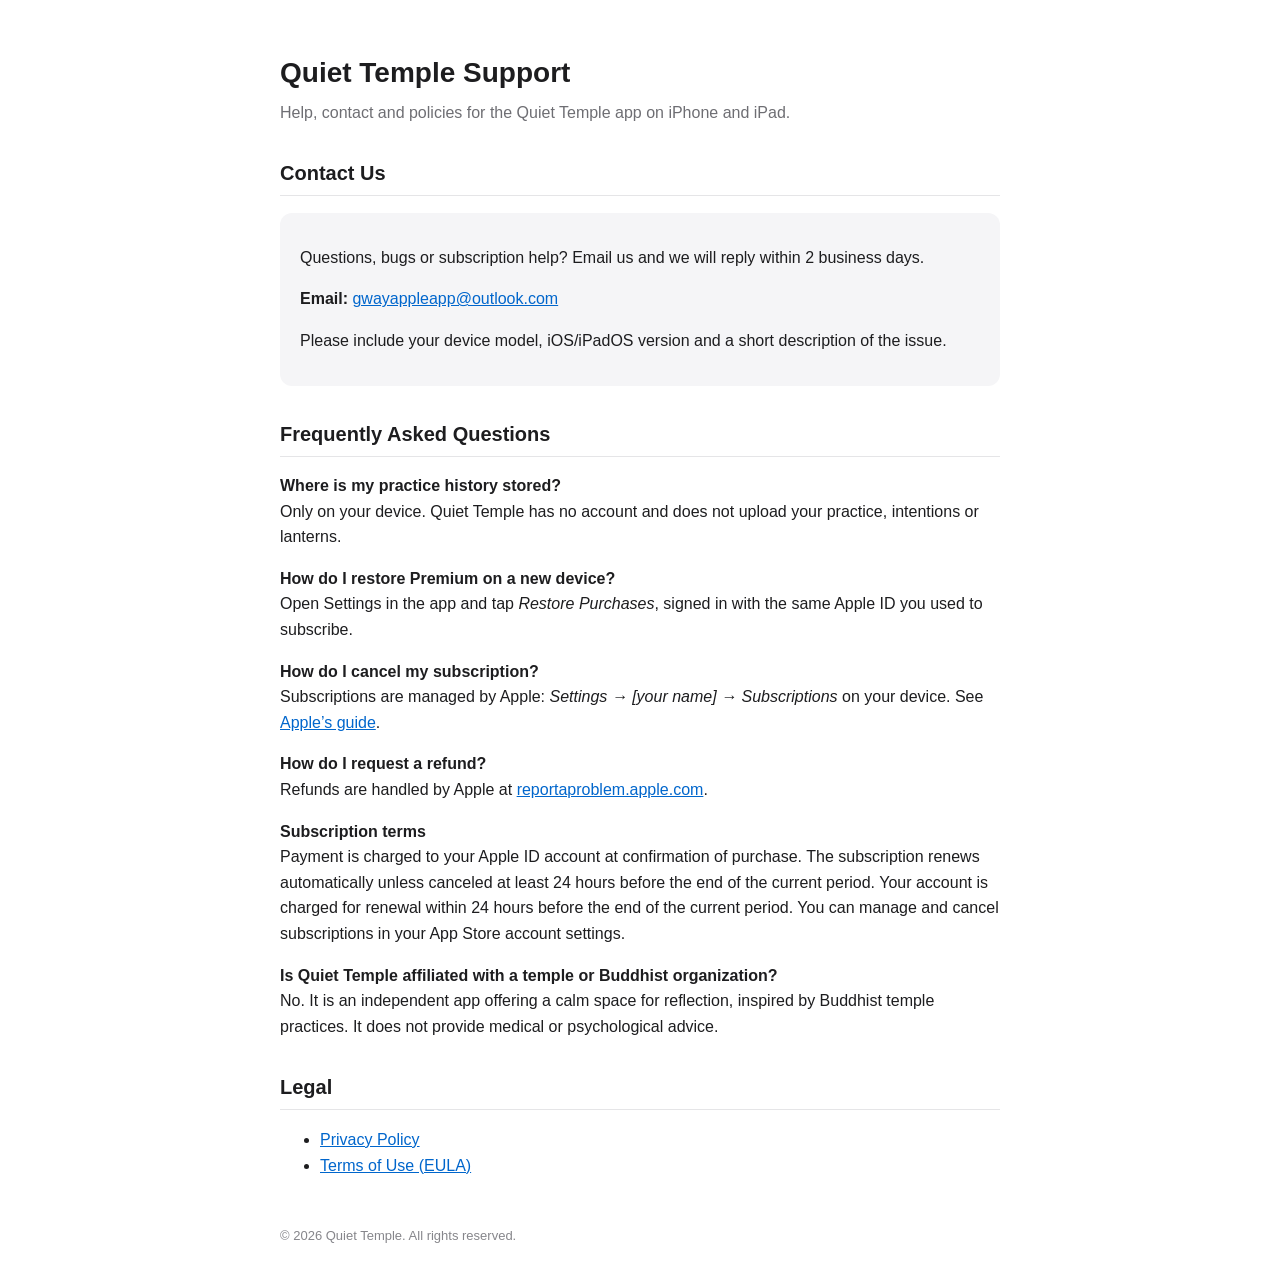
<file: index.html>
<!DOCTYPE html>
<html lang="en"><head><meta charset="UTF-8"><meta name="viewport" content="width=device-width, initial-scale=1.0">
<title>Quiet Temple – Support</title><link rel="stylesheet" href="style.css"></head>
<body>
<h1>Quiet Temple Support</h1>
<p class="sub">Help, contact and policies for the Quiet Temple app on iPhone and iPad.</p>
<h2>Contact Us</h2>
<div class="box"><p>Questions, bugs or subscription help? Email us and we will reply within 2 business days.</p>
<p><strong>Email:</strong> <a href="mailto:gwayappleapp@outlook.com">gwayappleapp@outlook.com</a></p>
<p>Please include your device model, iOS/iPadOS version and a short description of the issue.</p></div>
<h2>Frequently Asked Questions</h2>
<p><strong>Where is my practice history stored?</strong><br>Only on your device. Quiet Temple has no account and does not upload your practice, intentions or lanterns.</p>
<p><strong>How do I restore Premium on a new device?</strong><br>Open Settings in the app and tap <em>Restore Purchases</em>, signed in with the same Apple ID you used to subscribe.</p>
<p><strong>How do I cancel my subscription?</strong><br>Subscriptions are managed by Apple: <em>Settings → [your name] → Subscriptions</em> on your device. See <a href="https://support.apple.com/en-us/118428">Apple’s guide</a>.</p>
<p><strong>How do I request a refund?</strong><br>Refunds are handled by Apple at <a href="https://reportaproblem.apple.com">reportaproblem.apple.com</a>.</p>
<p><strong>Subscription terms</strong><br>Payment is charged to your Apple ID account at confirmation of purchase. The subscription renews automatically unless canceled at least 24 hours before the end of the current period. Your account is charged for renewal within 24 hours before the end of the current period. You can manage and cancel subscriptions in your App Store account settings.</p>
<p><strong>Is Quiet Temple affiliated with a temple or Buddhist organization?</strong><br>No. It is an independent app offering a calm space for reflection, inspired by Buddhist temple practices. It does not provide medical or psychological advice.</p>
<h2>Legal</h2>
<ul><li><a href="privacy.html">Privacy Policy</a></li><li><a href="https://www.apple.com/legal/internet-services/itunes/dev/stdeula/">Terms of Use (EULA)</a></li></ul>
<footer>© 2026 Quiet Temple. All rights reserved.</footer>
</body></html>
</file>
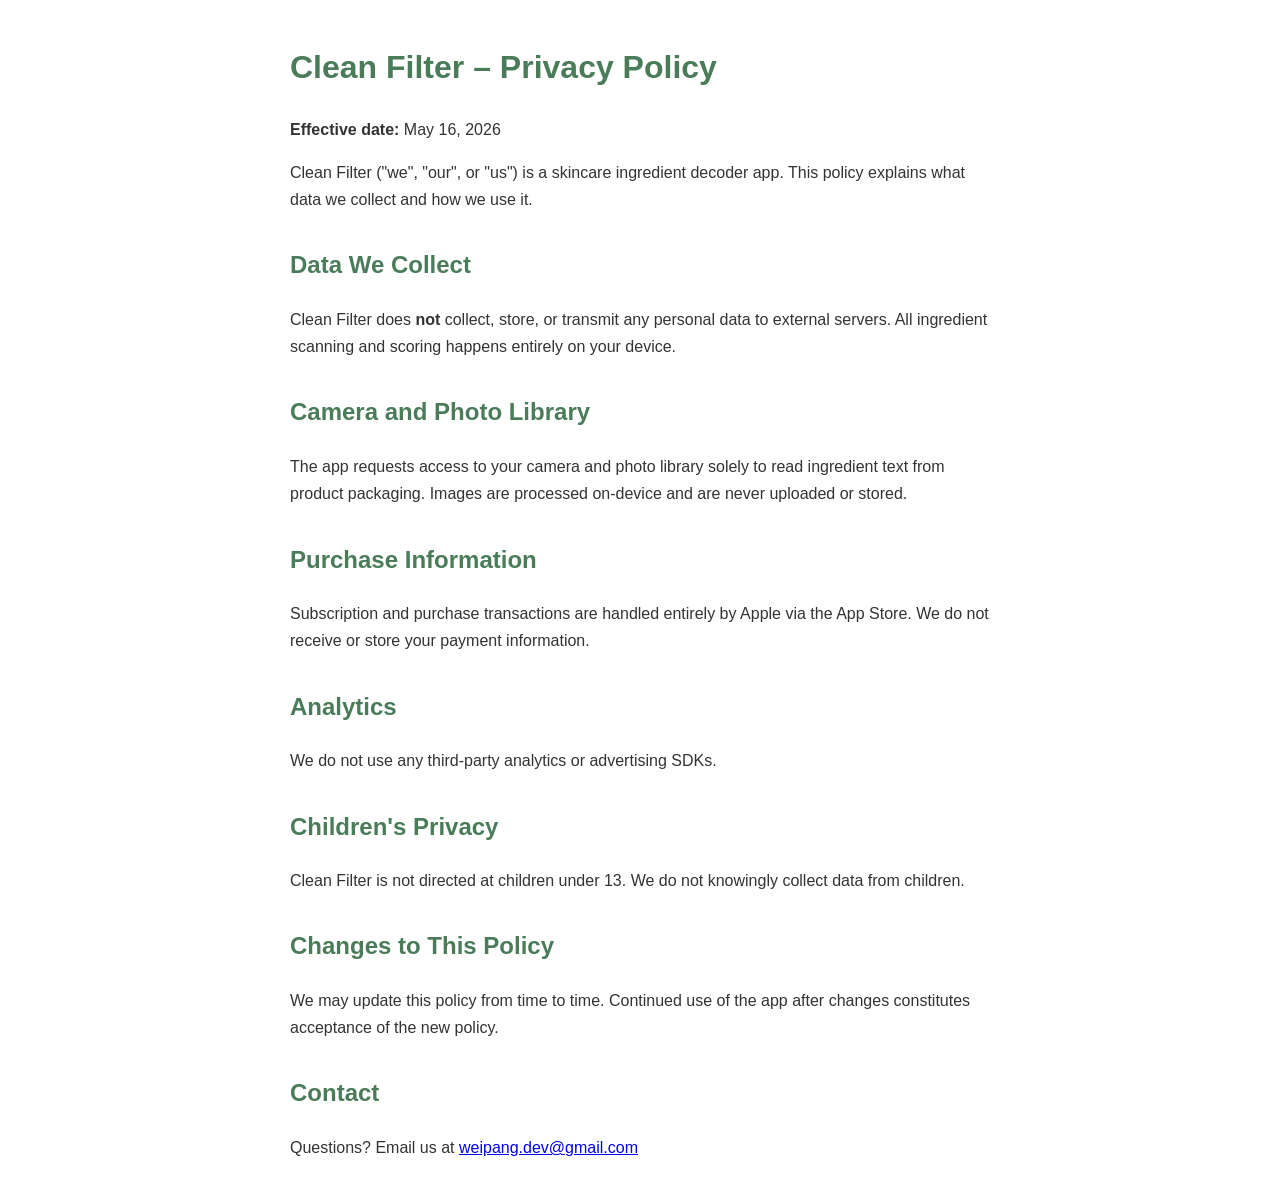
<file: cleanfilter-privacy.html>
<!DOCTYPE html>
<html lang="en">
<head>
  <meta charset="UTF-8">
  <meta name="viewport" content="width=device-width, initial-scale=1.0">
  <title>Clean Filter – Privacy Policy</title>
  <style>
    body { font-family: -apple-system, sans-serif; max-width: 700px; margin: 40px auto; padding: 0 20px; color: #333; line-height: 1.7; }
    h1 { color: #4A7C59; }
    h2 { color: #4A7C59; margin-top: 32px; }
  </style>
</head>
<body>
  <h1>Clean Filter – Privacy Policy</h1>
  <p><strong>Effective date:</strong> May 16, 2026</p>

  <p>Clean Filter ("we", "our", or "us") is a skincare ingredient decoder app. This policy explains what data we collect and how we use it.</p>

  <h2>Data We Collect</h2>
  <p>Clean Filter does <strong>not</strong> collect, store, or transmit any personal data to external servers. All ingredient scanning and scoring happens entirely on your device.</p>

  <h2>Camera and Photo Library</h2>
  <p>The app requests access to your camera and photo library solely to read ingredient text from product packaging. Images are processed on-device and are never uploaded or stored.</p>

  <h2>Purchase Information</h2>
  <p>Subscription and purchase transactions are handled entirely by Apple via the App Store. We do not receive or store your payment information.</p>

  <h2>Analytics</h2>
  <p>We do not use any third-party analytics or advertising SDKs.</p>

  <h2>Children's Privacy</h2>
  <p>Clean Filter is not directed at children under 13. We do not knowingly collect data from children.</p>

  <h2>Changes to This Policy</h2>
  <p>We may update this policy from time to time. Continued use of the app after changes constitutes acceptance of the new policy.</p>

  <h2>Contact</h2>
  <p>Questions? Email us at <a href="mailto:weipang.dev@gmail.com">weipang.dev@gmail.com</a></p>
</body>
</html>
</file>
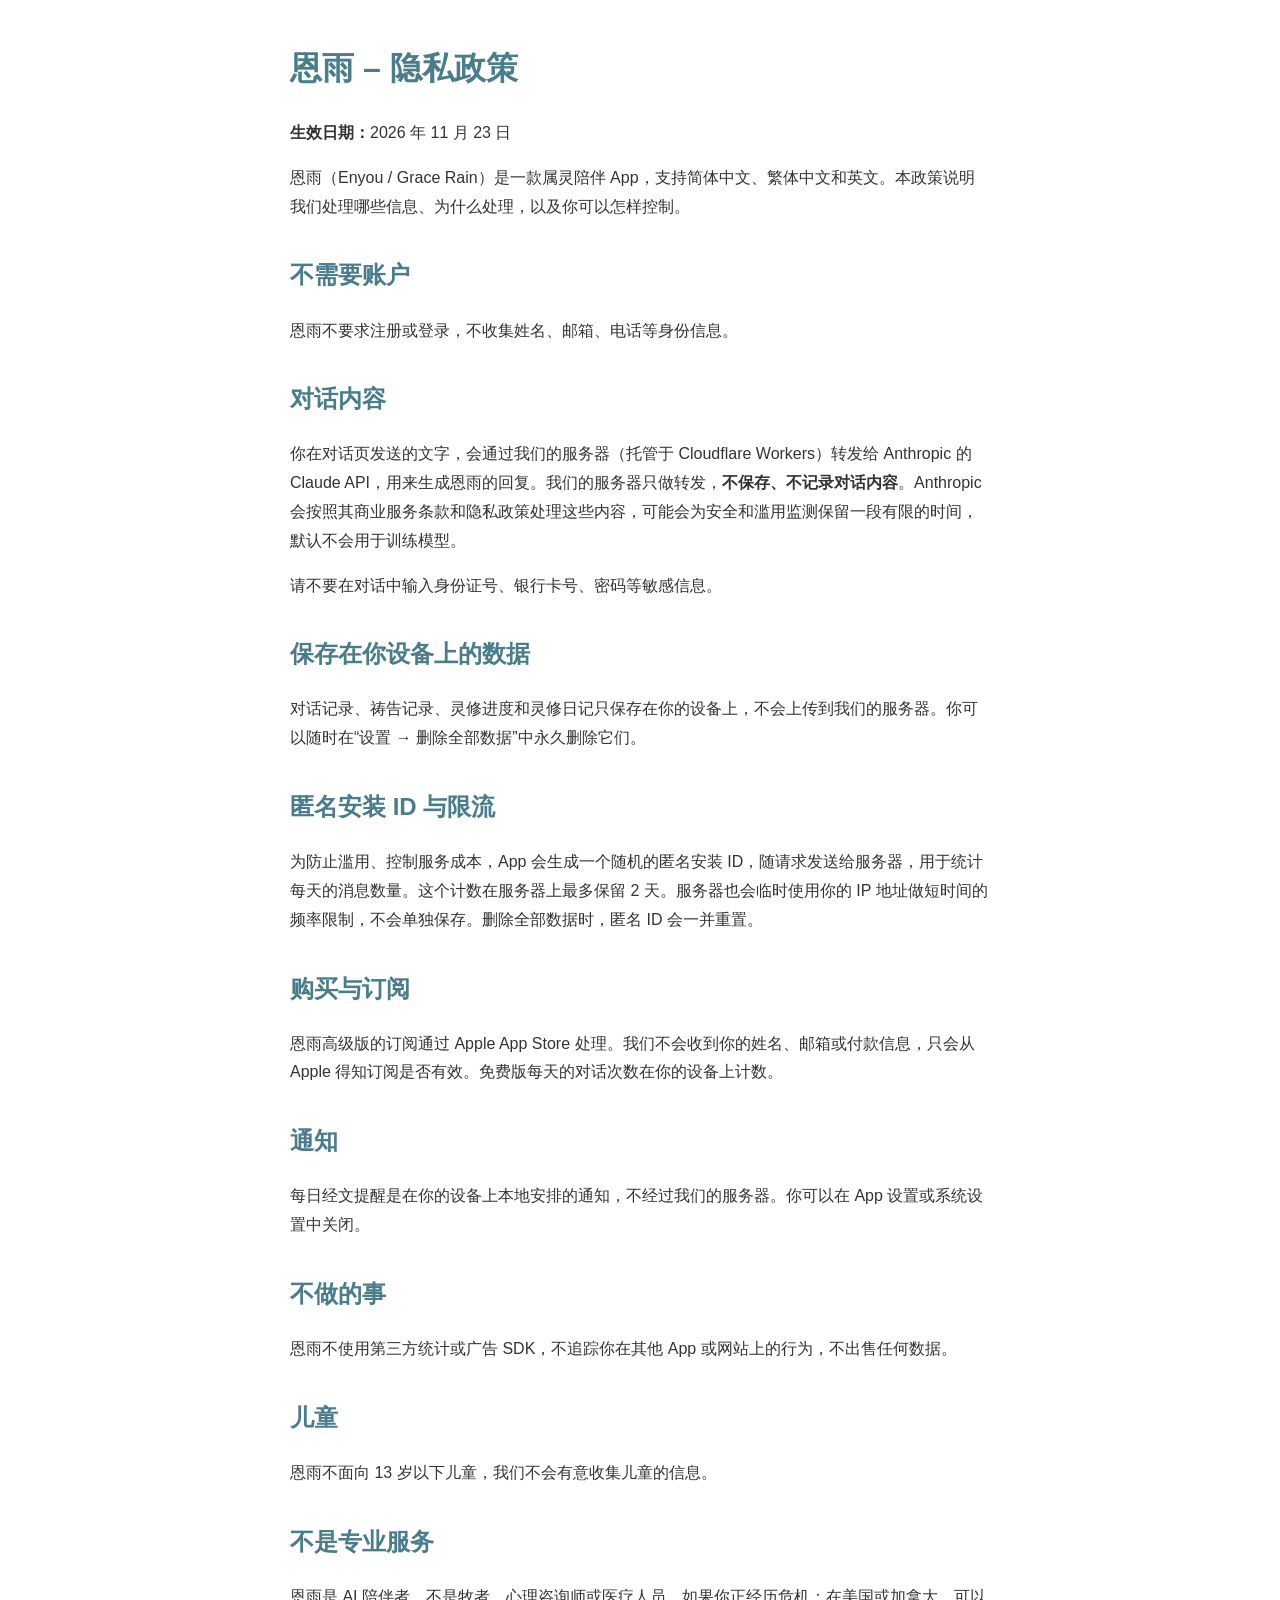
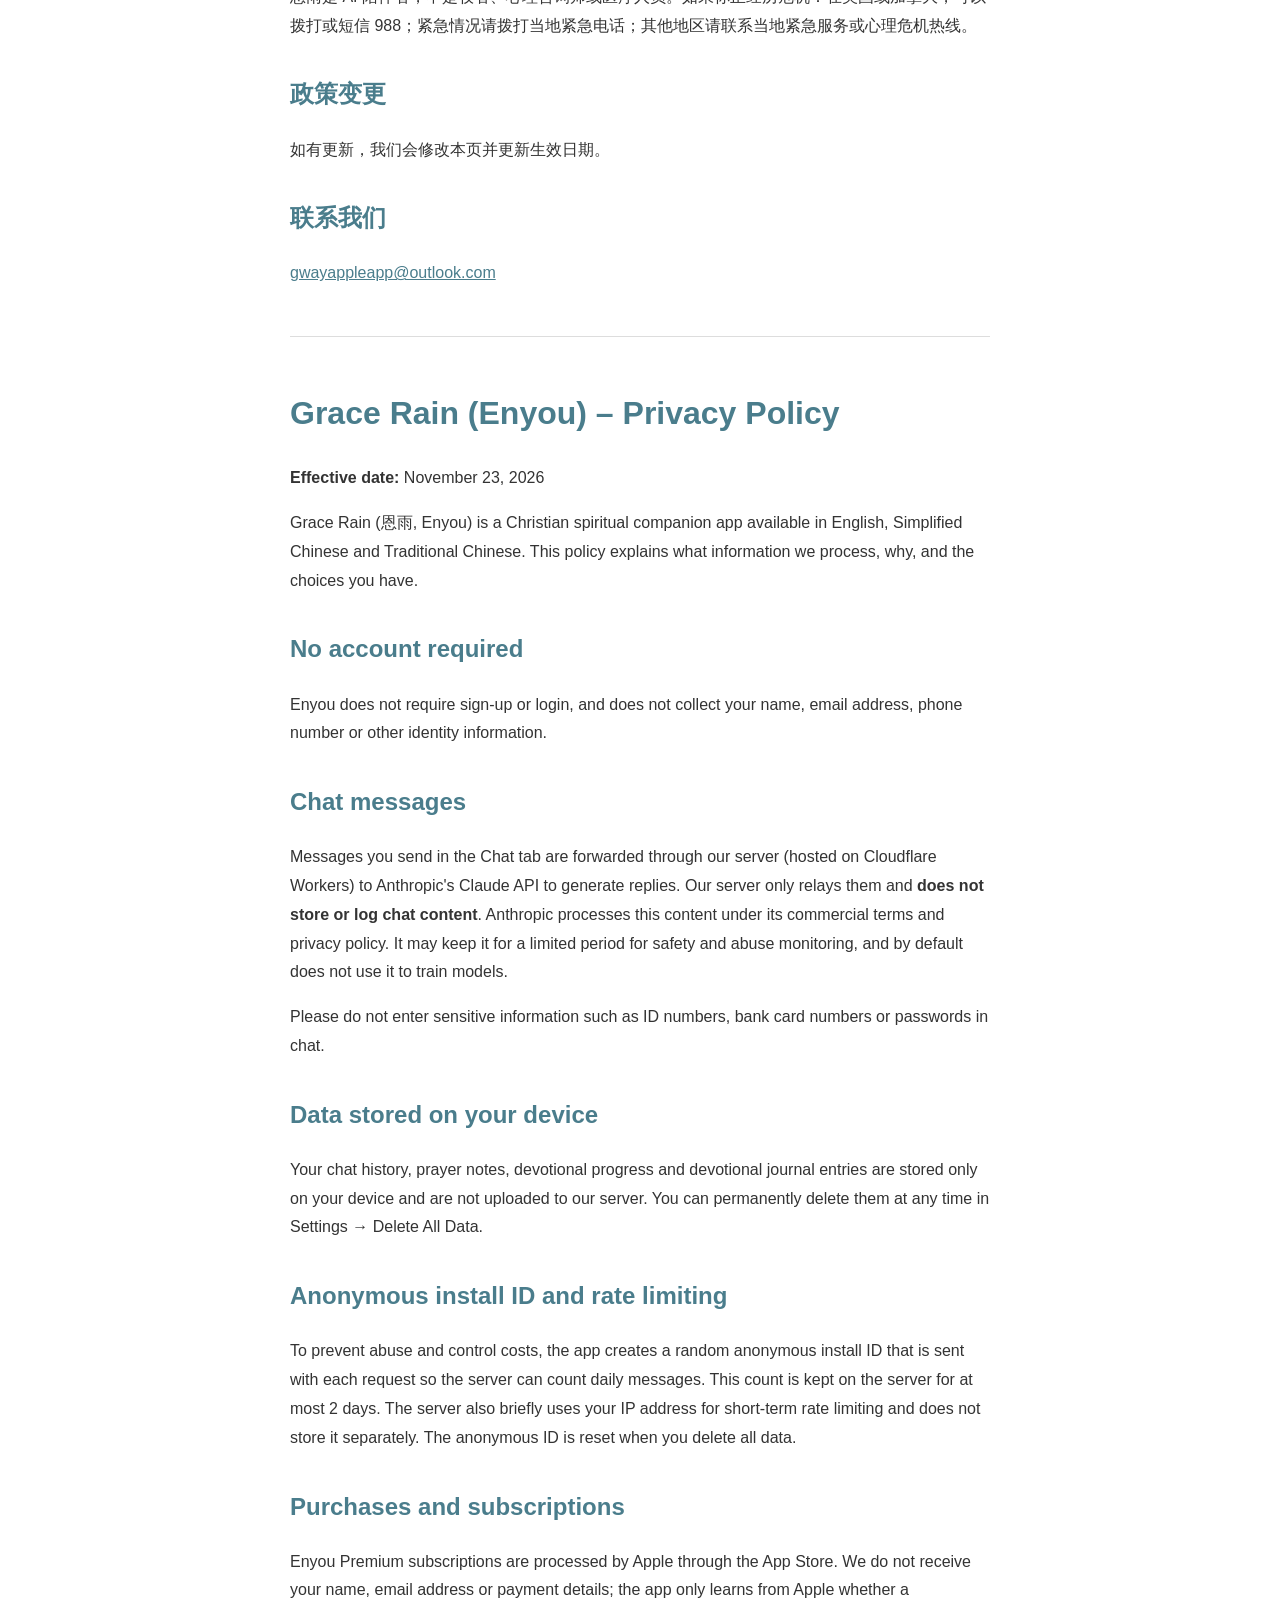
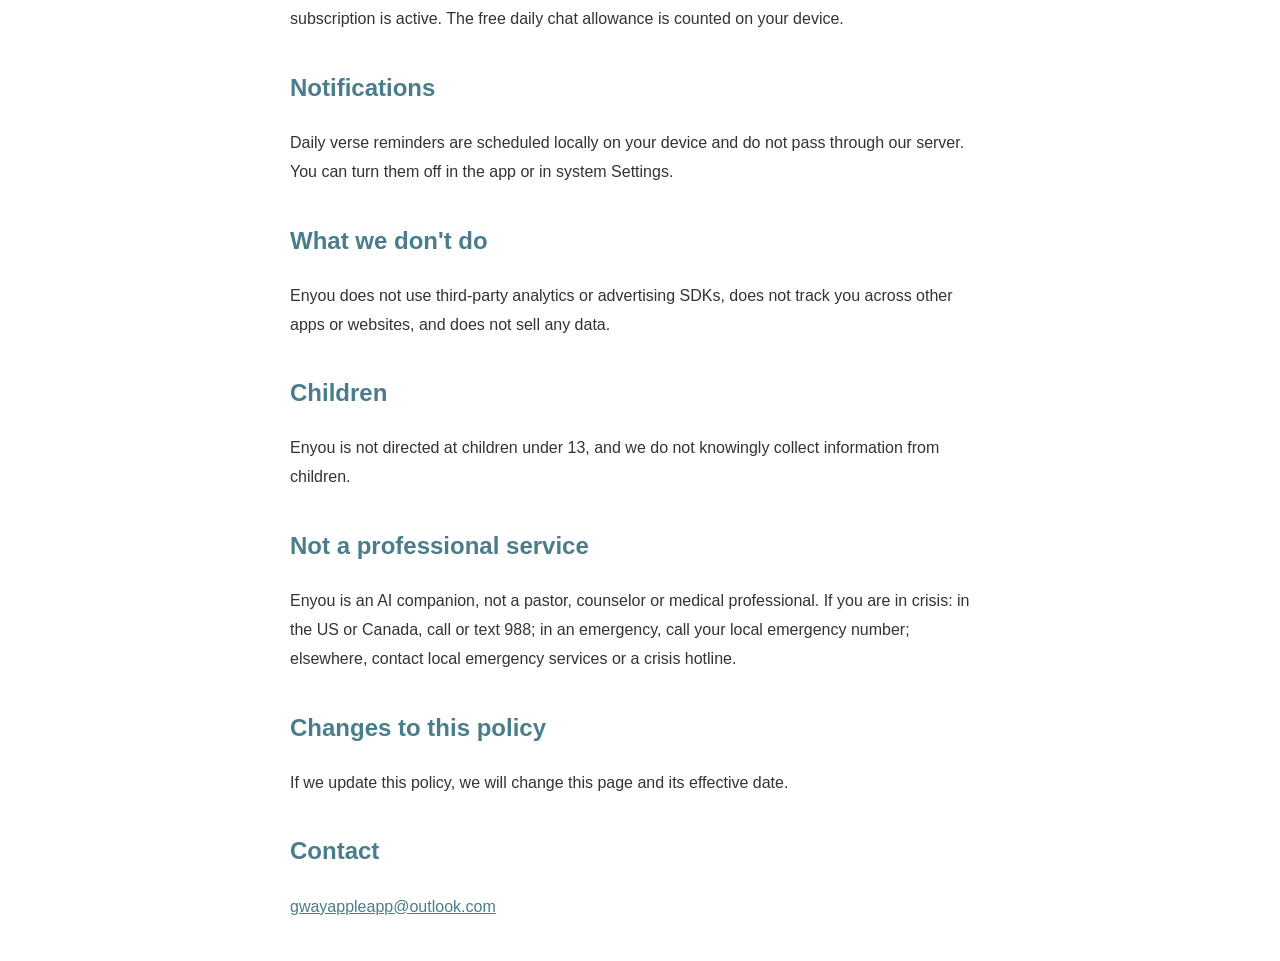
<file: enyou-privacy.html>
<!DOCTYPE html>
<html lang="zh-Hans">
<head>
  <meta charset="UTF-8">
  <meta name="viewport" content="width=device-width, initial-scale=1.0">
  <title>恩雨 Enyou – 隐私政策 Privacy Policy</title>
  <style>
    body { font-family: -apple-system, "PingFang SC", sans-serif; max-width: 700px; margin: 40px auto; padding: 0 20px; color: #333; line-height: 1.8; }
    h1 { color: #4A7D8C; }
    h2 { color: #4A7D8C; margin-top: 32px; }
    a { color: #4A7D8C; }
    hr { margin: 48px 0; border: none; border-top: 1px solid #ddd; }
    .note { color: #666; font-size: 0.95em; }
  </style>
</head>
<body>
  <h1>恩雨 – 隐私政策</h1>
  <p><strong>生效日期：</strong>2026 年 11 月 23 日</p>
  <p>恩雨（Enyou / Grace Rain）是一款属灵陪伴 App，支持简体中文、繁体中文和英文。本政策说明我们处理哪些信息、为什么处理，以及你可以怎样控制。</p>

  <h2>不需要账户</h2>
  <p>恩雨不要求注册或登录，不收集姓名、邮箱、电话等身份信息。</p>

  <h2>对话内容</h2>
  <p>你在对话页发送的文字，会通过我们的服务器（托管于 Cloudflare Workers）转发给 Anthropic 的 Claude API，用来生成恩雨的回复。我们的服务器只做转发，<strong>不保存、不记录对话内容</strong>。Anthropic 会按照其商业服务条款和隐私政策处理这些内容，可能会为安全和滥用监测保留一段有限的时间，默认不会用于训练模型。</p>
  <p>请不要在对话中输入身份证号、银行卡号、密码等敏感信息。</p>

  <h2>保存在你设备上的数据</h2>
  <p>对话记录、祷告记录、灵修进度和灵修日记只保存在你的设备上，不会上传到我们的服务器。你可以随时在“设置 → 删除全部数据”中永久删除它们。</p>

  <h2>匿名安装 ID 与限流</h2>
  <p>为防止滥用、控制服务成本，App 会生成一个随机的匿名安装 ID，随请求发送给服务器，用于统计每天的消息数量。这个计数在服务器上最多保留 2 天。服务器也会临时使用你的 IP 地址做短时间的频率限制，不会单独保存。删除全部数据时，匿名 ID 会一并重置。</p>

  <h2>购买与订阅</h2>
  <p>恩雨高级版的订阅通过 Apple App Store 处理。我们不会收到你的姓名、邮箱或付款信息，只会从 Apple 得知订阅是否有效。免费版每天的对话次数在你的设备上计数。</p>

  <h2>通知</h2>
  <p>每日经文提醒是在你的设备上本地安排的通知，不经过我们的服务器。你可以在 App 设置或系统设置中关闭。</p>

  <h2>不做的事</h2>
  <p>恩雨不使用第三方统计或广告 SDK，不追踪你在其他 App 或网站上的行为，不出售任何数据。</p>

  <h2>儿童</h2>
  <p>恩雨不面向 13 岁以下儿童，我们不会有意收集儿童的信息。</p>

  <h2>不是专业服务</h2>
  <p>恩雨是 AI 陪伴者，不是牧者、心理咨询师或医疗人员。如果你正经历危机：在美国或加拿大，可以拨打或短信 988；紧急情况请拨打当地紧急电话；其他地区请联系当地紧急服务或心理危机热线。</p>

  <h2>政策变更</h2>
  <p>如有更新，我们会修改本页并更新生效日期。</p>

  <h2>联系我们</h2>
  <p><a href="mailto:gwayappleapp@outlook.com">gwayappleapp@outlook.com</a></p>

  <hr>

  <h1>Grace Rain (Enyou) – Privacy Policy</h1>
  <p><strong>Effective date:</strong> November 23, 2026</p>
  <p>Grace Rain (恩雨, Enyou) is a Christian spiritual companion app available in English, Simplified Chinese and Traditional Chinese. This policy explains what information we process, why, and the choices you have.</p>

  <h2>No account required</h2>
  <p>Enyou does not require sign-up or login, and does not collect your name, email address, phone number or other identity information.</p>

  <h2>Chat messages</h2>
  <p>Messages you send in the Chat tab are forwarded through our server (hosted on Cloudflare Workers) to Anthropic's Claude API to generate replies. Our server only relays them and <strong>does not store or log chat content</strong>. Anthropic processes this content under its commercial terms and privacy policy. It may keep it for a limited period for safety and abuse monitoring, and by default does not use it to train models.</p>
  <p>Please do not enter sensitive information such as ID numbers, bank card numbers or passwords in chat.</p>

  <h2>Data stored on your device</h2>
  <p>Your chat history, prayer notes, devotional progress and devotional journal entries are stored only on your device and are not uploaded to our server. You can permanently delete them at any time in Settings → Delete All Data.</p>

  <h2>Anonymous install ID and rate limiting</h2>
  <p>To prevent abuse and control costs, the app creates a random anonymous install ID that is sent with each request so the server can count daily messages. This count is kept on the server for at most 2 days. The server also briefly uses your IP address for short-term rate limiting and does not store it separately. The anonymous ID is reset when you delete all data.</p>

  <h2>Purchases and subscriptions</h2>
  <p>Enyou Premium subscriptions are processed by Apple through the App Store. We do not receive your name, email address or payment details; the app only learns from Apple whether a subscription is active. The free daily chat allowance is counted on your device.</p>

  <h2>Notifications</h2>
  <p>Daily verse reminders are scheduled locally on your device and do not pass through our server. You can turn them off in the app or in system Settings.</p>

  <h2>What we don't do</h2>
  <p>Enyou does not use third-party analytics or advertising SDKs, does not track you across other apps or websites, and does not sell any data.</p>

  <h2>Children</h2>
  <p>Enyou is not directed at children under 13, and we do not knowingly collect information from children.</p>

  <h2>Not a professional service</h2>
  <p>Enyou is an AI companion, not a pastor, counselor or medical professional. If you are in crisis: in the US or Canada, call or text 988; in an emergency, call your local emergency number; elsewhere, contact local emergency services or a crisis hotline.</p>

  <h2>Changes to this policy</h2>
  <p>If we update this policy, we will change this page and its effective date.</p>

  <h2>Contact</h2>
  <p><a href="mailto:gwayappleapp@outlook.com">gwayappleapp@outlook.com</a></p>
</body>
</html>
</file>
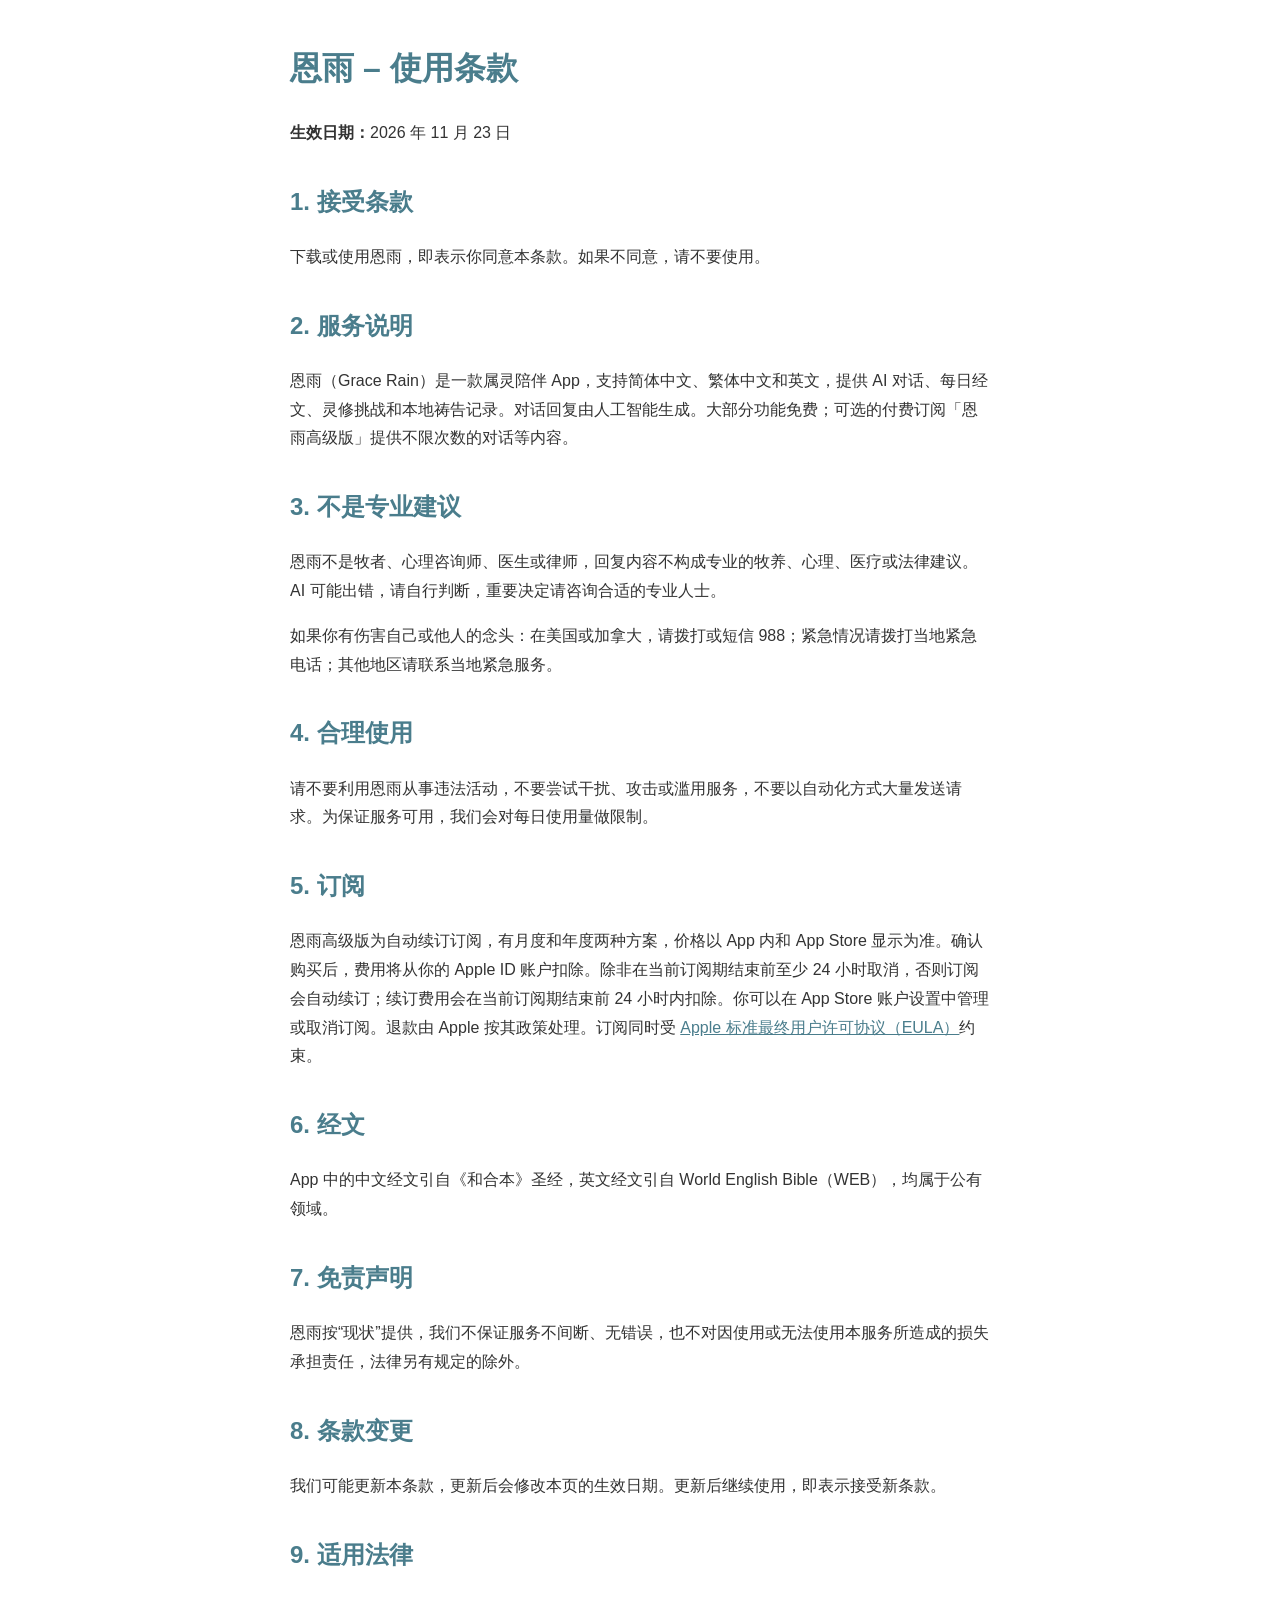
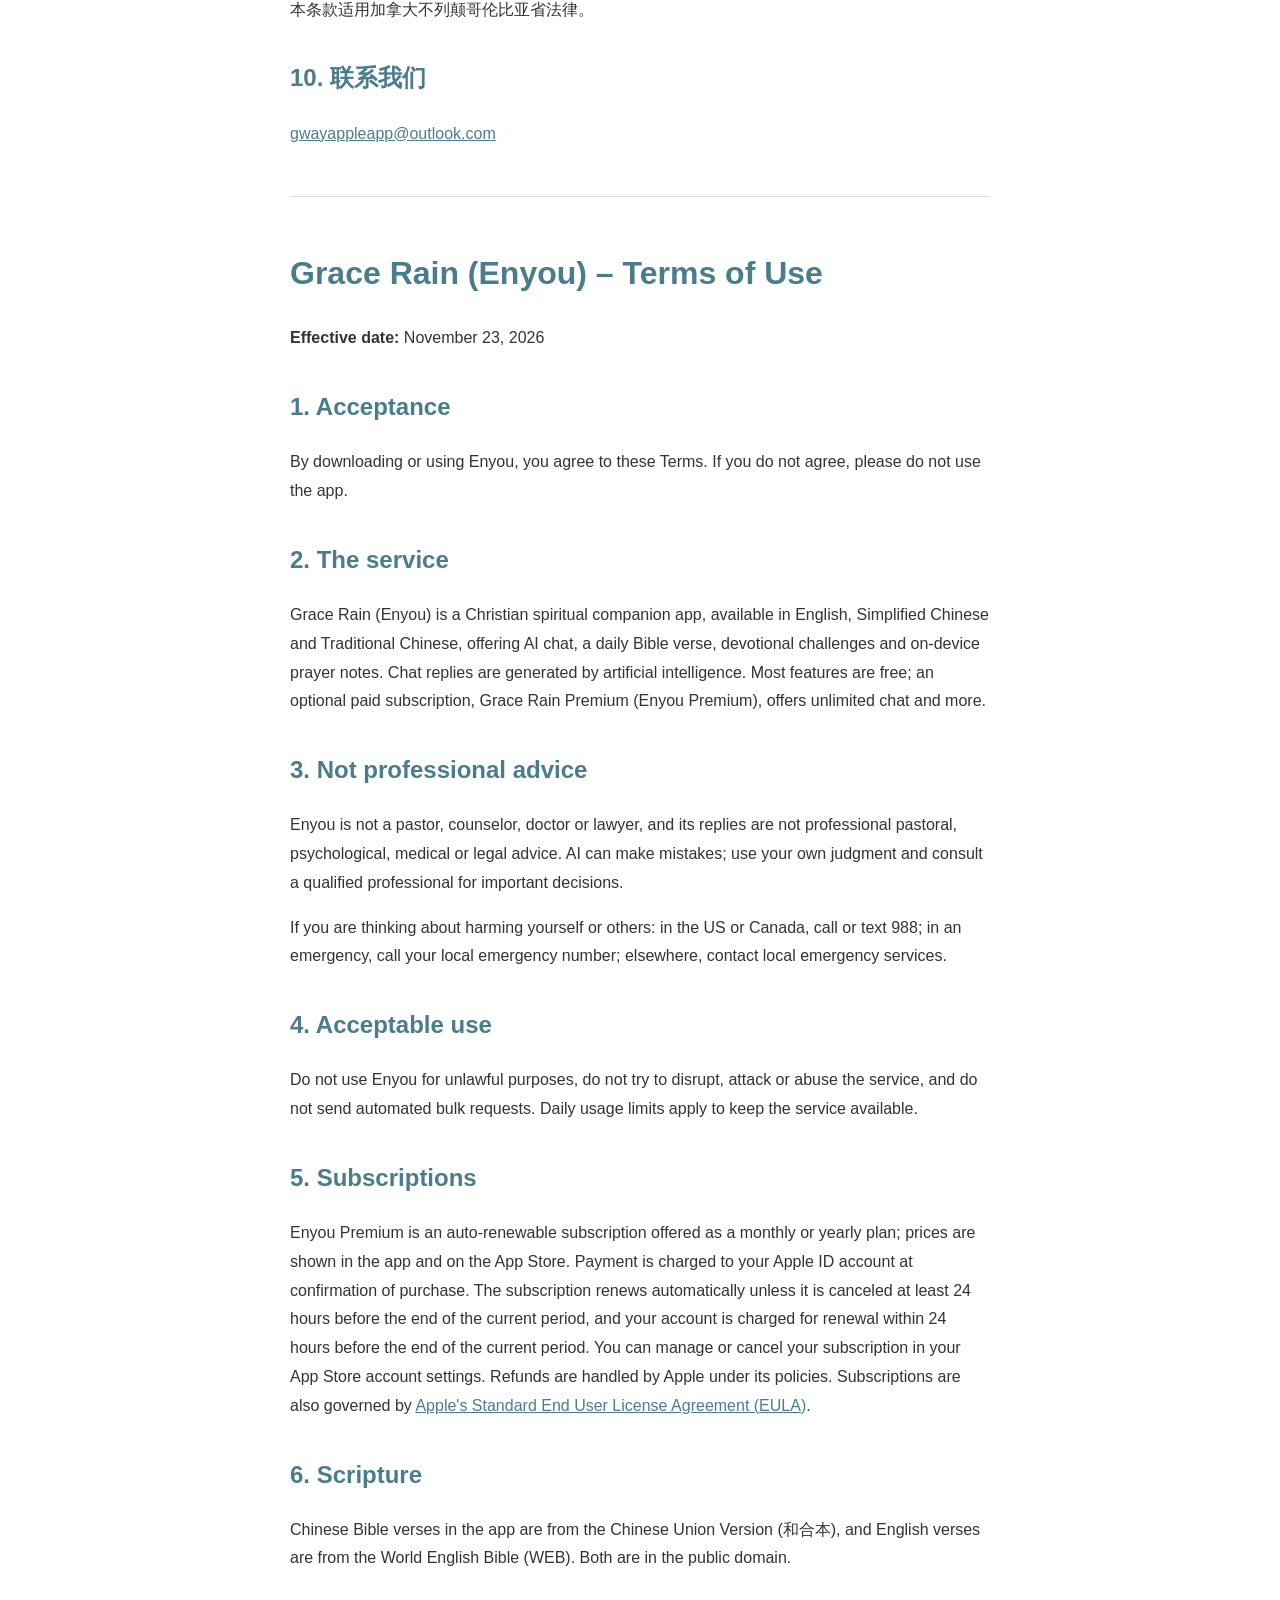
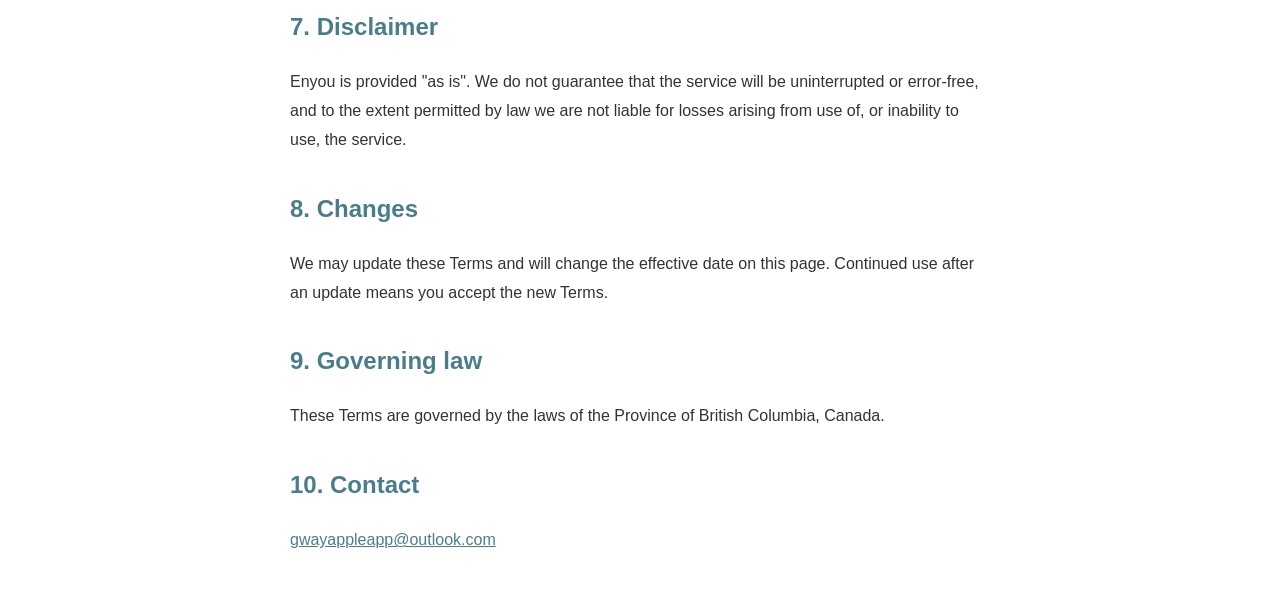
<file: enyou-terms.html>
<!DOCTYPE html>
<html lang="zh-Hans">
<head>
  <meta charset="UTF-8">
  <meta name="viewport" content="width=device-width, initial-scale=1.0">
  <title>恩雨 Enyou – 使用条款 Terms of Use</title>
  <style>
    body { font-family: -apple-system, "PingFang SC", sans-serif; max-width: 700px; margin: 40px auto; padding: 0 20px; color: #333; line-height: 1.8; }
    h1 { color: #4A7D8C; }
    h2 { color: #4A7D8C; margin-top: 32px; }
    a { color: #4A7D8C; }
    hr { margin: 48px 0; border: none; border-top: 1px solid #ddd; }
    .note { color: #666; font-size: 0.95em; }
  </style>
</head>
<body>
  <h1>恩雨 – 使用条款</h1>
  <p><strong>生效日期：</strong>2026 年 11 月 23 日</p>

  <h2>1. 接受条款</h2>
  <p>下载或使用恩雨，即表示你同意本条款。如果不同意，请不要使用。</p>

  <h2>2. 服务说明</h2>
  <p>恩雨（Grace Rain）是一款属灵陪伴 App，支持简体中文、繁体中文和英文，提供 AI 对话、每日经文、灵修挑战和本地祷告记录。对话回复由人工智能生成。大部分功能免费；可选的付费订阅「恩雨高级版」提供不限次数的对话等内容。</p>

  <h2>3. 不是专业建议</h2>
  <p>恩雨不是牧者、心理咨询师、医生或律师，回复内容不构成专业的牧养、心理、医疗或法律建议。AI 可能出错，请自行判断，重要决定请咨询合适的专业人士。</p>
  <p>如果你有伤害自己或他人的念头：在美国或加拿大，请拨打或短信 988；紧急情况请拨打当地紧急电话；其他地区请联系当地紧急服务。</p>

  <h2>4. 合理使用</h2>
  <p>请不要利用恩雨从事违法活动，不要尝试干扰、攻击或滥用服务，不要以自动化方式大量发送请求。为保证服务可用，我们会对每日使用量做限制。</p>

  <h2>5. 订阅</h2>
  <p>恩雨高级版为自动续订订阅，有月度和年度两种方案，价格以 App 内和 App Store 显示为准。确认购买后，费用将从你的 Apple ID 账户扣除。除非在当前订阅期结束前至少 24 小时取消，否则订阅会自动续订；续订费用会在当前订阅期结束前 24 小时内扣除。你可以在 App Store 账户设置中管理或取消订阅。退款由 Apple 按其政策处理。订阅同时受 <a href="https://www.apple.com/legal/internet-services/itunes/dev/stdeula/">Apple 标准最终用户许可协议（EULA）</a>约束。</p>

  <h2>6. 经文</h2>
  <p>App 中的中文经文引自《和合本》圣经，英文经文引自 World English Bible（WEB），均属于公有领域。</p>

  <h2>7. 免责声明</h2>
  <p>恩雨按“现状”提供，我们不保证服务不间断、无错误，也不对因使用或无法使用本服务所造成的损失承担责任，法律另有规定的除外。</p>

  <h2>8. 条款变更</h2>
  <p>我们可能更新本条款，更新后会修改本页的生效日期。更新后继续使用，即表示接受新条款。</p>

  <h2>9. 适用法律</h2>
  <p>本条款适用加拿大不列颠哥伦比亚省法律。</p>

  <h2>10. 联系我们</h2>
  <p><a href="mailto:gwayappleapp@outlook.com">gwayappleapp@outlook.com</a></p>

  <hr>

  <h1>Grace Rain (Enyou) – Terms of Use</h1>
  <p><strong>Effective date:</strong> November 23, 2026</p>

  <h2>1. Acceptance</h2>
  <p>By downloading or using Enyou, you agree to these Terms. If you do not agree, please do not use the app.</p>

  <h2>2. The service</h2>
  <p>Grace Rain (Enyou) is a Christian spiritual companion app, available in English, Simplified Chinese and Traditional Chinese, offering AI chat, a daily Bible verse, devotional challenges and on-device prayer notes. Chat replies are generated by artificial intelligence. Most features are free; an optional paid subscription, Grace Rain Premium (Enyou Premium), offers unlimited chat and more.</p>

  <h2>3. Not professional advice</h2>
  <p>Enyou is not a pastor, counselor, doctor or lawyer, and its replies are not professional pastoral, psychological, medical or legal advice. AI can make mistakes; use your own judgment and consult a qualified professional for important decisions.</p>
  <p>If you are thinking about harming yourself or others: in the US or Canada, call or text 988; in an emergency, call your local emergency number; elsewhere, contact local emergency services.</p>

  <h2>4. Acceptable use</h2>
  <p>Do not use Enyou for unlawful purposes, do not try to disrupt, attack or abuse the service, and do not send automated bulk requests. Daily usage limits apply to keep the service available.</p>

  <h2>5. Subscriptions</h2>
  <p>Enyou Premium is an auto-renewable subscription offered as a monthly or yearly plan; prices are shown in the app and on the App Store. Payment is charged to your Apple ID account at confirmation of purchase. The subscription renews automatically unless it is canceled at least 24 hours before the end of the current period, and your account is charged for renewal within 24 hours before the end of the current period. You can manage or cancel your subscription in your App Store account settings. Refunds are handled by Apple under its policies. Subscriptions are also governed by <a href="https://www.apple.com/legal/internet-services/itunes/dev/stdeula/">Apple's Standard End User License Agreement (EULA)</a>.</p>

  <h2>6. Scripture</h2>
  <p>Chinese Bible verses in the app are from the Chinese Union Version (和合本), and English verses are from the World English Bible (WEB). Both are in the public domain.</p>

  <h2>7. Disclaimer</h2>
  <p>Enyou is provided "as is". We do not guarantee that the service will be uninterrupted or error-free, and to the extent permitted by law we are not liable for losses arising from use of, or inability to use, the service.</p>

  <h2>8. Changes</h2>
  <p>We may update these Terms and will change the effective date on this page. Continued use after an update means you accept the new Terms.</p>

  <h2>9. Governing law</h2>
  <p>These Terms are governed by the laws of the Province of British Columbia, Canada.</p>

  <h2>10. Contact</h2>
  <p><a href="mailto:gwayappleapp@outlook.com">gwayappleapp@outlook.com</a></p>
</body>
</html>
</file>
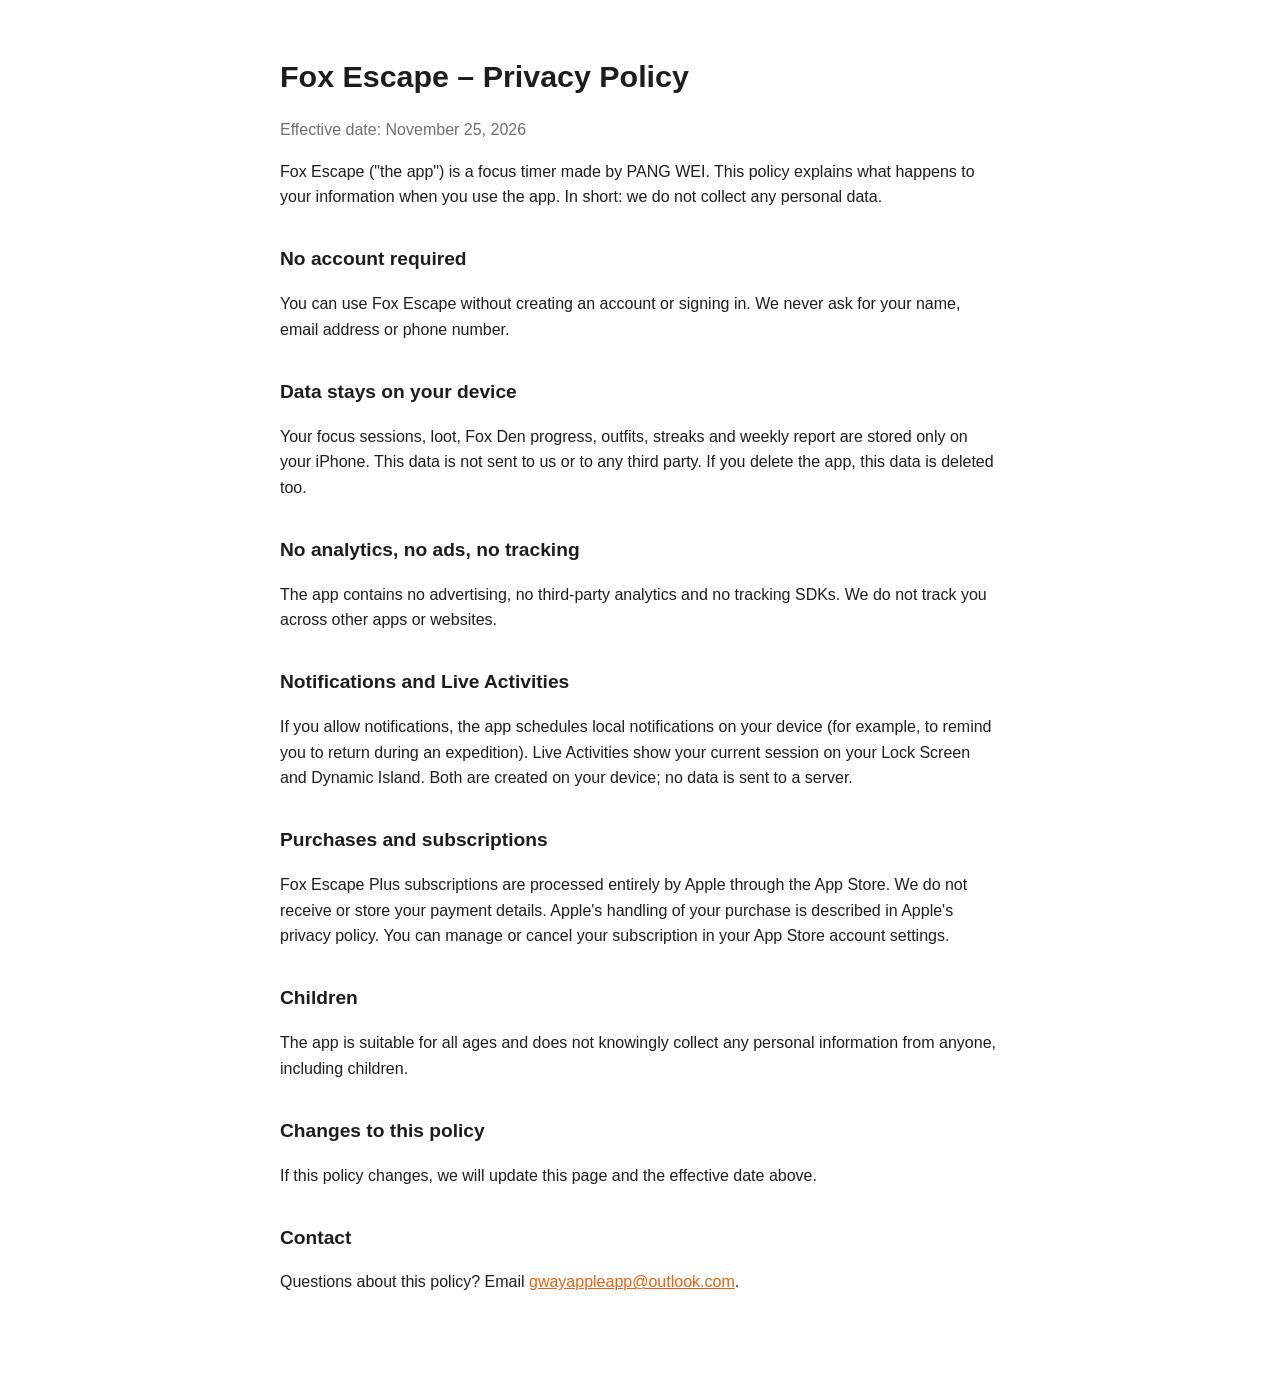
<file: foxescape-privacy.html>
<!DOCTYPE html>
<html lang="en">
<head>
<meta charset="utf-8">
<meta name="viewport" content="width=device-width, initial-scale=1.0">
<title>Fox Escape – Privacy Policy</title>
<style>
  body { font-family: -apple-system, BlinkMacSystemFont, "Segoe UI", Helvetica, Arial, sans-serif; max-width: 720px; margin: 0 auto; padding: 32px 20px 64px; line-height: 1.6; color: #1d1d1f; background: #fff; }
  h1 { font-size: 1.9em; margin-bottom: 0.2em; }
  h2 { font-size: 1.2em; margin-top: 1.8em; }
  .date { color: #6e6e73; }
  a { color: #e8620f; }
  @media (prefers-color-scheme: dark) { body { background: #000; color: #f5f5f7; } .date { color: #a1a1a6; } }
</style>
</head>
<body>
<h1>Fox Escape – Privacy Policy</h1>
<p class="date">Effective date: November 25, 2026</p>

<p>Fox Escape ("the app") is a focus timer made by PANG WEI. This policy explains what happens to your information when you use the app. In short: we do not collect any personal data.</p>

<h2>No account required</h2>
<p>You can use Fox Escape without creating an account or signing in. We never ask for your name, email address or phone number.</p>

<h2>Data stays on your device</h2>
<p>Your focus sessions, loot, Fox Den progress, outfits, streaks and weekly report are stored only on your iPhone. This data is not sent to us or to any third party. If you delete the app, this data is deleted too.</p>

<h2>No analytics, no ads, no tracking</h2>
<p>The app contains no advertising, no third-party analytics and no tracking SDKs. We do not track you across other apps or websites.</p>

<h2>Notifications and Live Activities</h2>
<p>If you allow notifications, the app schedules local notifications on your device (for example, to remind you to return during an expedition). Live Activities show your current session on your Lock Screen and Dynamic Island. Both are created on your device; no data is sent to a server.</p>

<h2>Purchases and subscriptions</h2>
<p>Fox Escape Plus subscriptions are processed entirely by Apple through the App Store. We do not receive or store your payment details. Apple's handling of your purchase is described in Apple's privacy policy. You can manage or cancel your subscription in your App Store account settings.</p>

<h2>Children</h2>
<p>The app is suitable for all ages and does not knowingly collect any personal information from anyone, including children.</p>

<h2>Changes to this policy</h2>
<p>If this policy changes, we will update this page and the effective date above.</p>

<h2>Contact</h2>
<p>Questions about this policy? Email <a href="mailto:gwayappleapp@outlook.com">gwayappleapp@outlook.com</a>.</p>
</body>
</html>
</file>
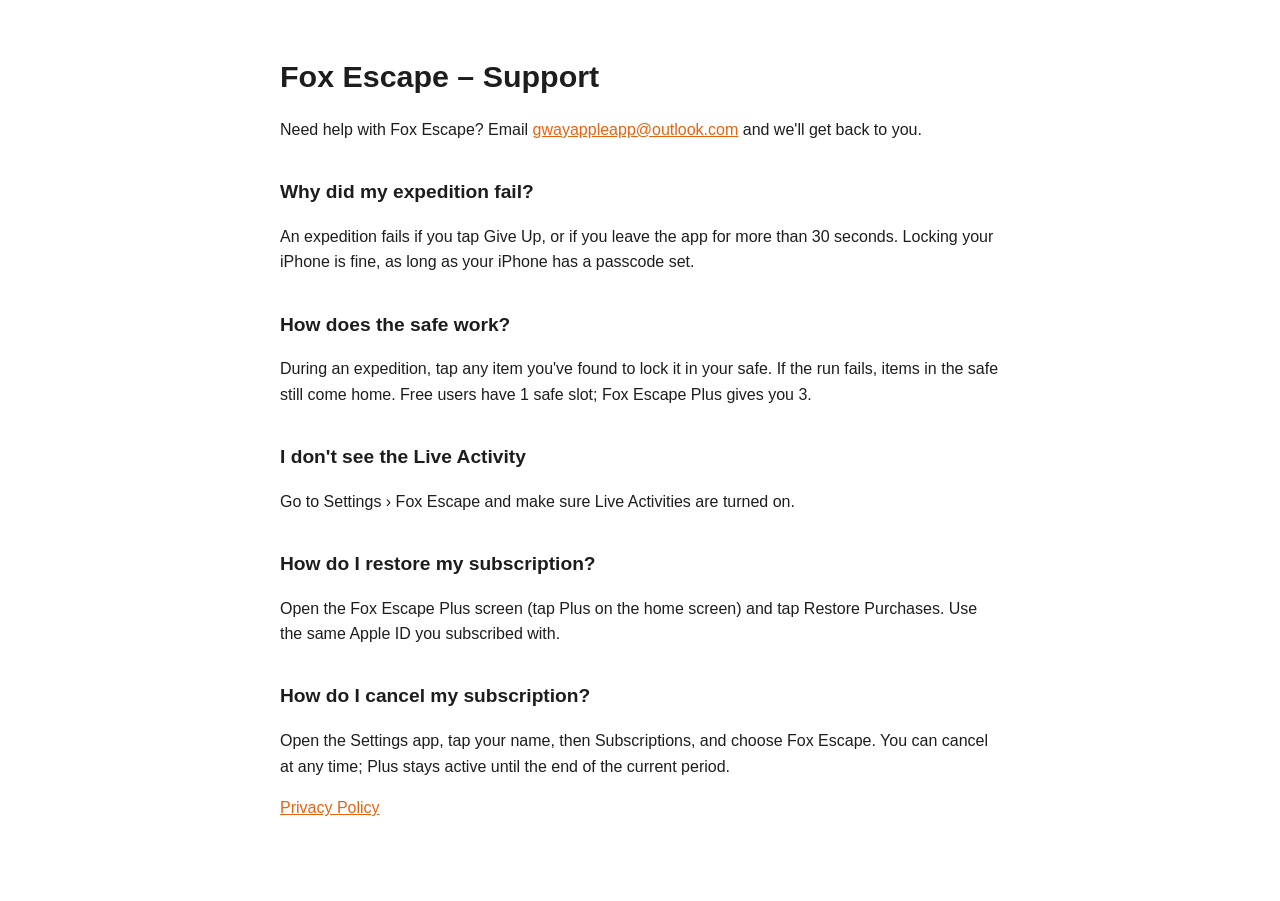
<file: foxescape-support.html>
<!DOCTYPE html>
<html lang="en">
<head>
<meta charset="utf-8">
<meta name="viewport" content="width=device-width, initial-scale=1.0">
<title>Fox Escape – Support</title>
<style>
  body { font-family: -apple-system, BlinkMacSystemFont, "Segoe UI", Helvetica, Arial, sans-serif; max-width: 720px; margin: 0 auto; padding: 32px 20px 64px; line-height: 1.6; color: #1d1d1f; background: #fff; }
  h1 { font-size: 1.9em; margin-bottom: 0.2em; }
  h2 { font-size: 1.2em; margin-top: 1.8em; }
  a { color: #e8620f; }
  @media (prefers-color-scheme: dark) { body { background: #000; color: #f5f5f7; } }
</style>
</head>
<body>
<h1>Fox Escape – Support</h1>
<p>Need help with Fox Escape? Email <a href="mailto:gwayappleapp@outlook.com">gwayappleapp@outlook.com</a> and we'll get back to you.</p>

<h2>Why did my expedition fail?</h2>
<p>An expedition fails if you tap Give Up, or if you leave the app for more than 30 seconds. Locking your iPhone is fine, as long as your iPhone has a passcode set.</p>

<h2>How does the safe work?</h2>
<p>During an expedition, tap any item you've found to lock it in your safe. If the run fails, items in the safe still come home. Free users have 1 safe slot; Fox Escape Plus gives you 3.</p>

<h2>I don't see the Live Activity</h2>
<p>Go to Settings › Fox Escape and make sure Live Activities are turned on.</p>

<h2>How do I restore my subscription?</h2>
<p>Open the Fox Escape Plus screen (tap Plus on the home screen) and tap Restore Purchases. Use the same Apple ID you subscribed with.</p>

<h2>How do I cancel my subscription?</h2>
<p>Open the Settings app, tap your name, then Subscriptions, and choose Fox Escape. You can cancel at any time; Plus stays active until the end of the current period.</p>

<p><a href="foxescape-privacy.html">Privacy Policy</a></p>
</body>
</html>
</file>
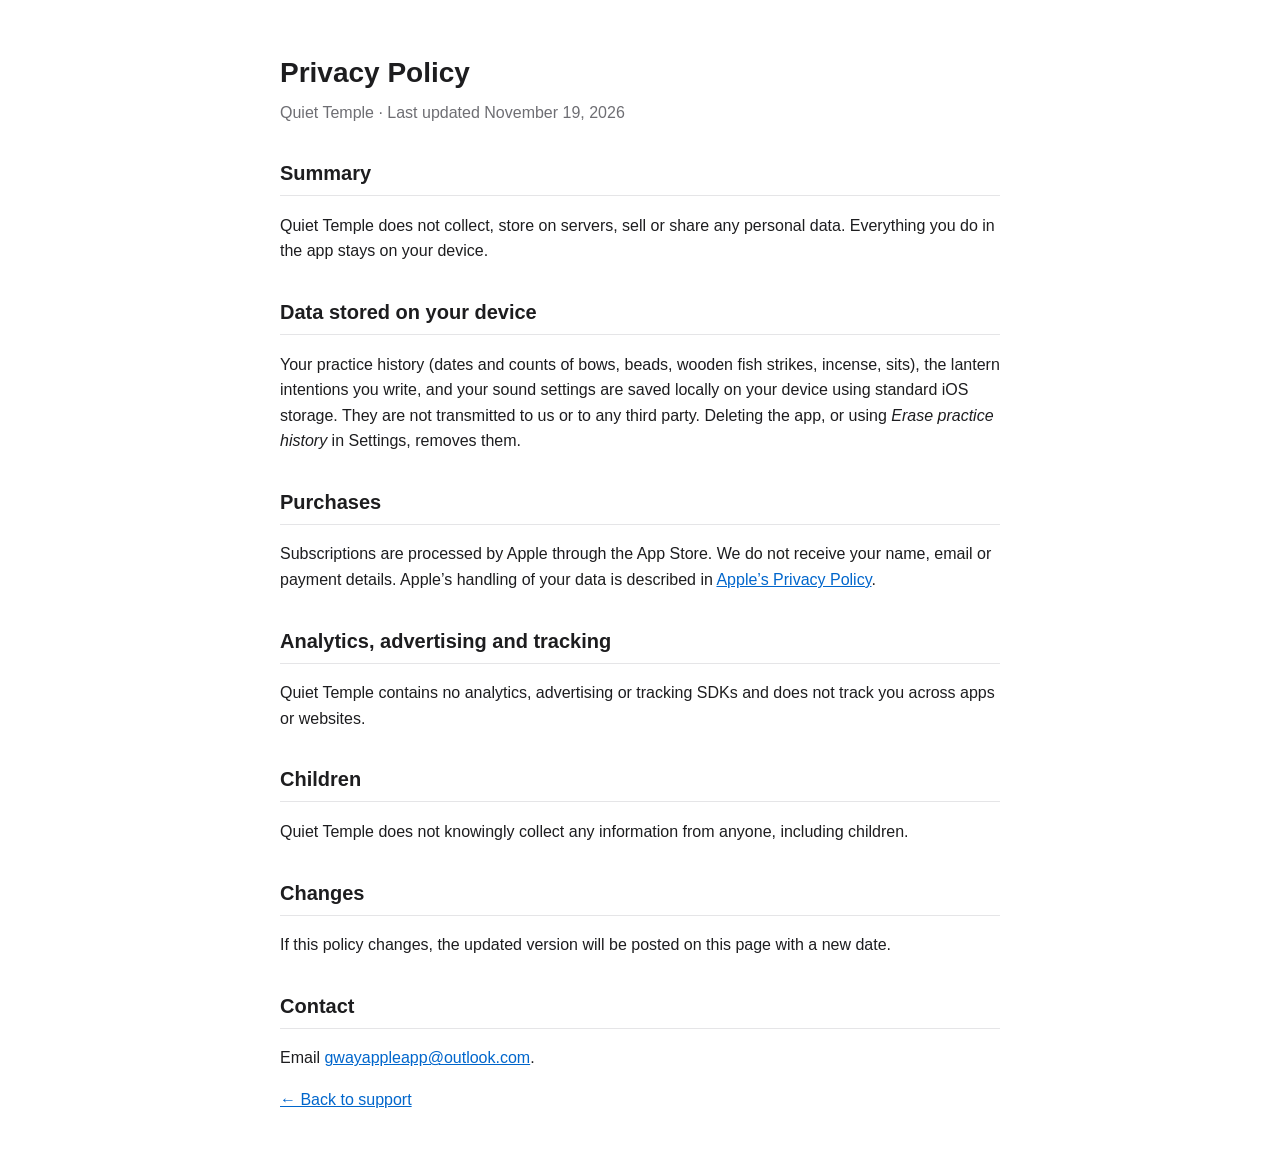
<file: privacy.html>
<!DOCTYPE html>
<html lang="en"><head><meta charset="UTF-8"><meta name="viewport" content="width=device-width, initial-scale=1.0">
<title>Quiet Temple – Privacy Policy</title><link rel="stylesheet" href="style.css"></head>
<body>
<h1>Privacy Policy</h1>
<p class="sub">Quiet Temple · Last updated November 19, 2026</p>
<h2>Summary</h2>
<p>Quiet Temple does not collect, store on servers, sell or share any personal data. Everything you do in the app stays on your device.</p>
<h2>Data stored on your device</h2>
<p>Your practice history (dates and counts of bows, beads, wooden fish strikes, incense, sits), the lantern intentions you write, and your sound settings are saved locally on your device using standard iOS storage. They are not transmitted to us or to any third party. Deleting the app, or using <em>Erase practice history</em> in Settings, removes them.</p>
<h2>Purchases</h2>
<p>Subscriptions are processed by Apple through the App Store. We do not receive your name, email or payment details. Apple’s handling of your data is described in <a href="https://www.apple.com/legal/privacy/">Apple’s Privacy Policy</a>.</p>
<h2>Analytics, advertising and tracking</h2>
<p>Quiet Temple contains no analytics, advertising or tracking SDKs and does not track you across apps or websites.</p>
<h2>Children</h2>
<p>Quiet Temple does not knowingly collect any information from anyone, including children.</p>
<h2>Changes</h2>
<p>If this policy changes, the updated version will be posted on this page with a new date.</p>
<h2>Contact</h2>
<p>Email <a href="mailto:gwayappleapp@outlook.com">gwayappleapp@outlook.com</a>.</p>
<p><a href="index.html">← Back to support</a></p>
</body></html>
</file>
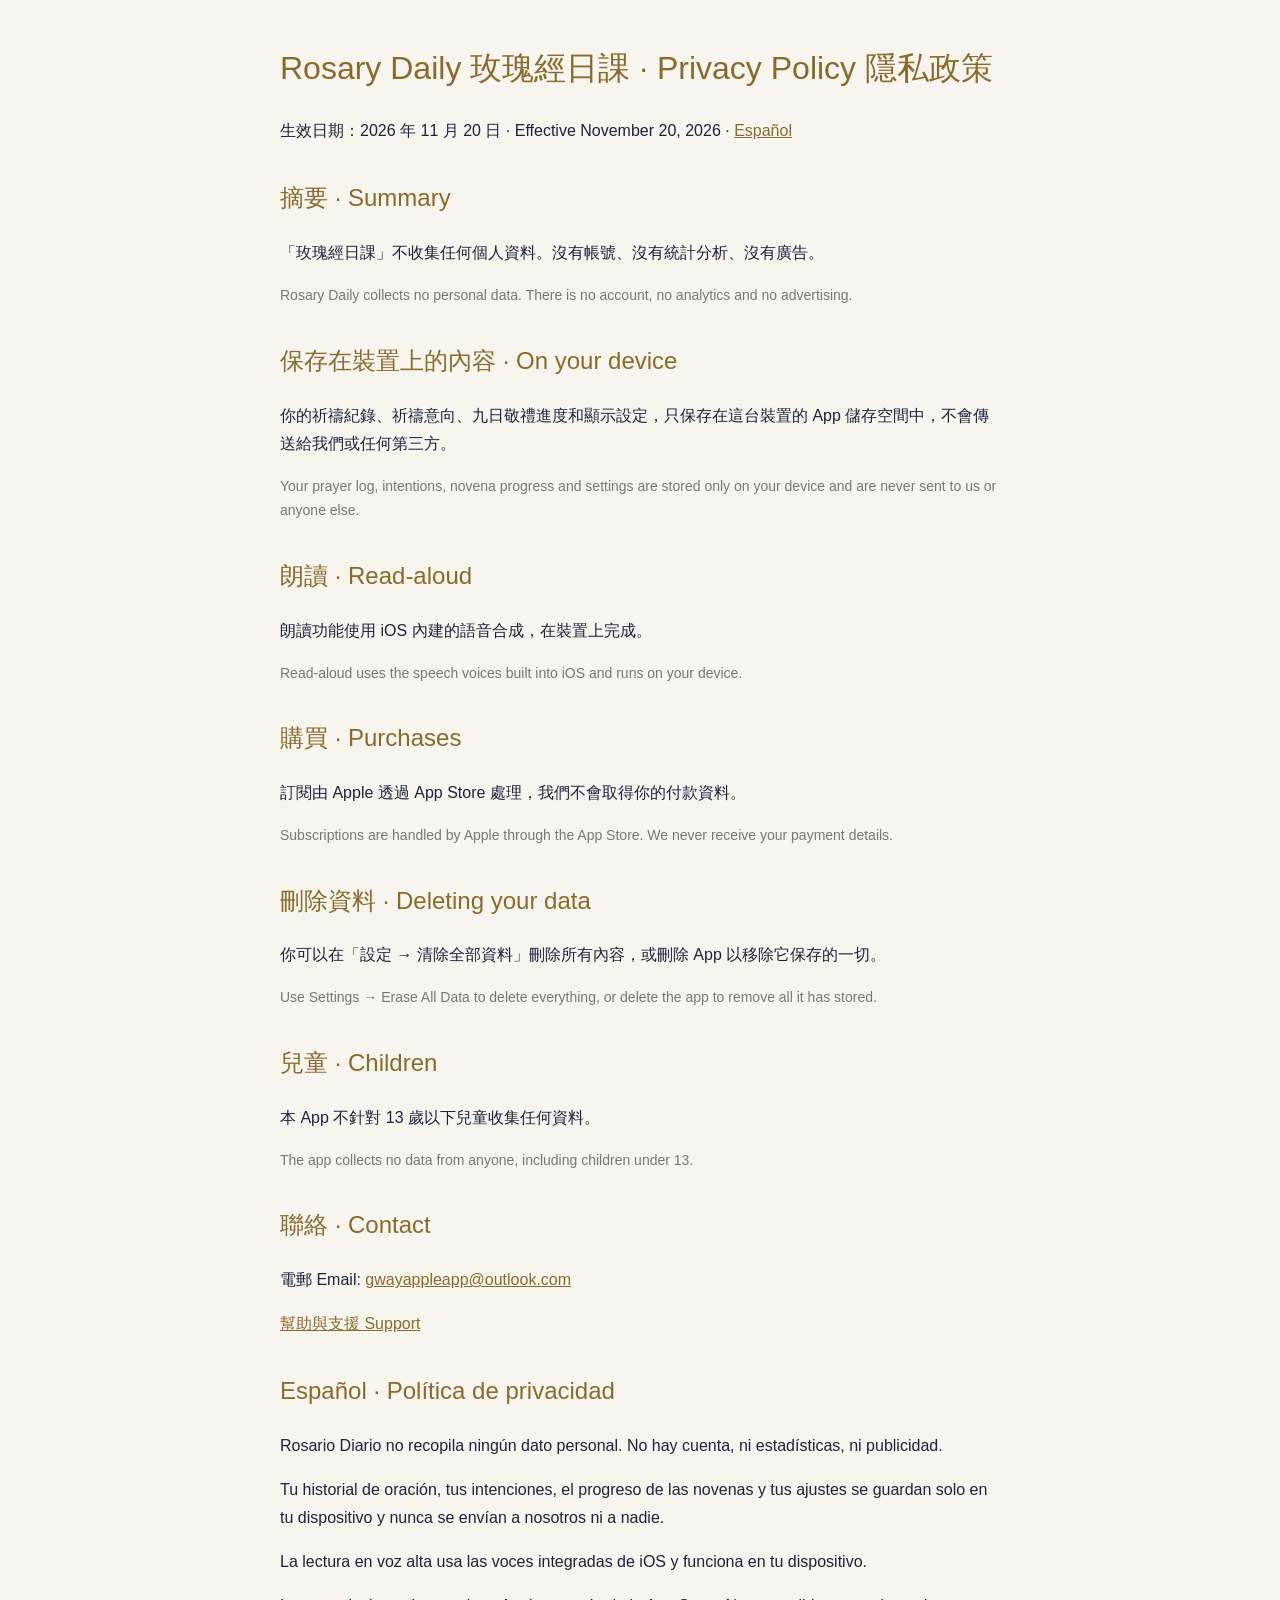
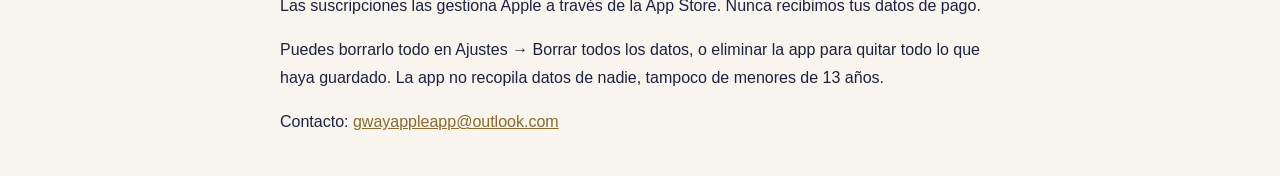
<file: rosary-privacy.html>
<!DOCTYPE html>
<html lang="zh-Hant">
<head>
<meta charset="utf-8">
<meta name="viewport" content="width=device-width, initial-scale=1">
<title>Rosary Daily · 玫瑰經日課 · Rosario Diario – Privacy Policy</title>
<style>
body{font-family:-apple-system,BlinkMacSystemFont,"PingFang TC","Microsoft JhengHei",sans-serif;max-width:720px;margin:40px auto;padding:0 20px;line-height:1.75;color:#1d2140;background:#f8f5ee}
h1{color:#8a6a2c;font-weight:500}h2{color:#8a6a2c;font-weight:500;margin-top:32px}a{color:#8a6a2c}
.small{color:#777;font-size:14px}
</style>
</head>
<body>
<h1>Rosary Daily 玫瑰經日課 · Privacy Policy 隱私政策</h1>
<p>生效日期：2026 年 11 月 20 日 · Effective November 20, 2026 · <a href="#es">Español</a></p>

<h2>摘要 · Summary</h2>
<p>「玫瑰經日課」不收集任何個人資料。沒有帳號、沒有統計分析、沒有廣告。</p>
<p class="small">Rosary Daily collects no personal data. There is no account, no analytics and no advertising.</p>

<h2>保存在裝置上的內容 · On your device</h2>
<p>你的祈禱紀錄、祈禱意向、九日敬禮進度和顯示設定，只保存在這台裝置的 App 儲存空間中，不會傳送給我們或任何第三方。</p>
<p class="small">Your prayer log, intentions, novena progress and settings are stored only on your device and are never sent to us or anyone else.</p>

<h2>朗讀 · Read-aloud</h2>
<p>朗讀功能使用 iOS 內建的語音合成，在裝置上完成。</p>
<p class="small">Read-aloud uses the speech voices built into iOS and runs on your device.</p>

<h2>購買 · Purchases</h2>
<p>訂閱由 Apple 透過 App Store 處理，我們不會取得你的付款資料。</p>
<p class="small">Subscriptions are handled by Apple through the App Store. We never receive your payment details.</p>

<h2>刪除資料 · Deleting your data</h2>
<p>你可以在「設定 → 清除全部資料」刪除所有內容，或刪除 App 以移除它保存的一切。</p>
<p class="small">Use Settings → Erase All Data to delete everything, or delete the app to remove all it has stored.</p>

<h2>兒童 · Children</h2>
<p>本 App 不針對 13 歲以下兒童收集任何資料。</p>
<p class="small">The app collects no data from anyone, including children under 13.</p>

<h2>聯絡 · Contact</h2>
<p>電郵 Email: <a href="mailto:gwayappleapp@outlook.com">gwayappleapp@outlook.com</a></p>
<p><a href="rosary-support.html">幫助與支援 Support</a></p>

<h2 id="es">Español · Política de privacidad</h2>
<p>Rosario Diario no recopila ningún dato personal. No hay cuenta, ni estadísticas, ni publicidad.</p>
<p>Tu historial de oración, tus intenciones, el progreso de las novenas y tus ajustes se guardan solo en tu dispositivo y nunca se envían a nosotros ni a nadie.</p>
<p>La lectura en voz alta usa las voces integradas de iOS y funciona en tu dispositivo.</p>
<p>Las suscripciones las gestiona Apple a través de la App Store. Nunca recibimos tus datos de pago.</p>
<p>Puedes borrarlo todo en Ajustes → Borrar todos los datos, o eliminar la app para quitar todo lo que haya guardado. La app no recopila datos de nadie, tampoco de menores de 13 años.</p>
<p>Contacto: <a href="mailto:gwayappleapp@outlook.com">gwayappleapp@outlook.com</a></p>
</body>
</html>
</file>
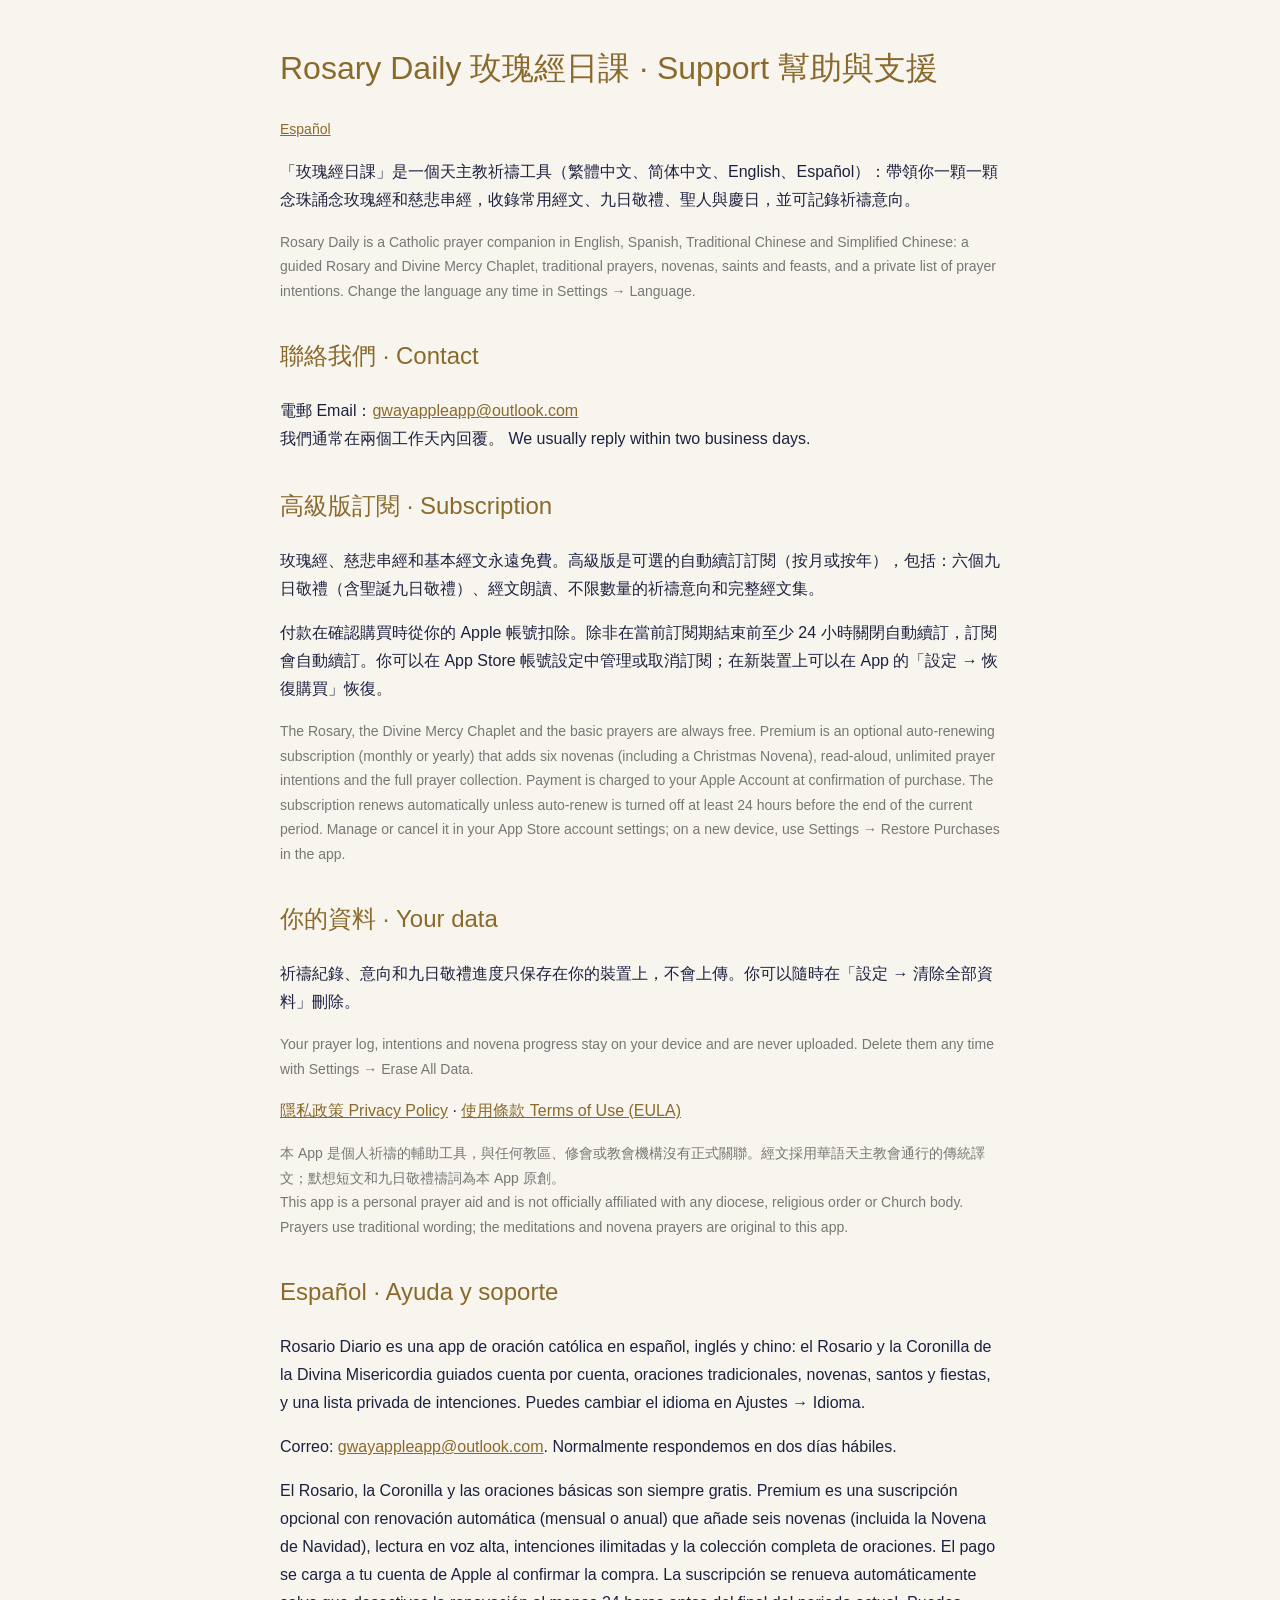
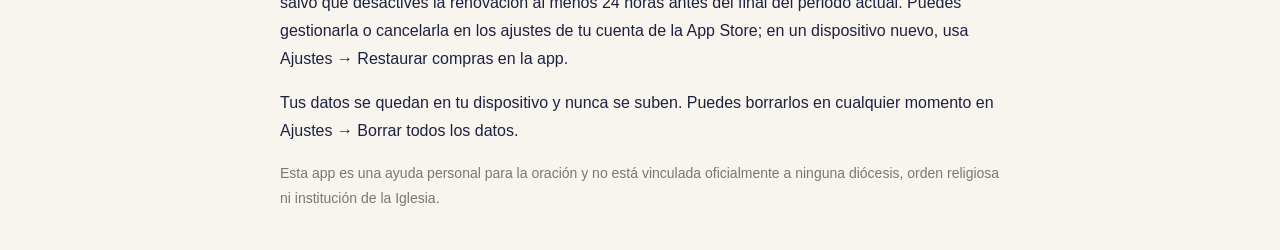
<file: rosary-support.html>
<!DOCTYPE html>
<html lang="zh-Hant">
<head>
<meta charset="utf-8">
<meta name="viewport" content="width=device-width, initial-scale=1">
<title>Rosary Daily · 玫瑰經日課 · Rosario Diario – Support</title>
<style>
body{font-family:-apple-system,BlinkMacSystemFont,"PingFang TC","Microsoft JhengHei",sans-serif;max-width:720px;margin:40px auto;padding:0 20px;line-height:1.75;color:#1d2140;background:#f8f5ee}
h1{color:#8a6a2c;font-weight:500}h2{color:#8a6a2c;font-weight:500;margin-top:32px}a{color:#8a6a2c}
.small{color:#777;font-size:14px}
</style>
</head>
<body>
<h1>Rosary Daily 玫瑰經日課 · Support 幫助與支援</h1>
<p class="small"><a href="#es">Español</a></p>
<p>「玫瑰經日課」是一個天主教祈禱工具（繁體中文、简体中文、English、Español）：帶領你一顆一顆念珠誦念玫瑰經和慈悲串經，收錄常用經文、九日敬禮、聖人與慶日，並可記錄祈禱意向。</p>
<p class="small">Rosary Daily is a Catholic prayer companion in English, Spanish, Traditional Chinese and Simplified Chinese: a guided Rosary and Divine Mercy Chaplet, traditional prayers, novenas, saints and feasts, and a private list of prayer intentions. Change the language any time in Settings → Language.</p>

<h2>聯絡我們 · Contact</h2>
<p>電郵 Email：<a href="mailto:gwayappleapp@outlook.com">gwayappleapp@outlook.com</a><br>我們通常在兩個工作天內回覆。 We usually reply within two business days.</p>

<h2>高級版訂閱 · Subscription</h2>
<p>玫瑰經、慈悲串經和基本經文永遠免費。高級版是可選的自動續訂訂閱（按月或按年），包括：六個九日敬禮（含聖誕九日敬禮）、經文朗讀、不限數量的祈禱意向和完整經文集。</p>
<p>付款在確認購買時從你的 Apple 帳號扣除。除非在當前訂閱期結束前至少 24 小時關閉自動續訂，訂閱會自動續訂。你可以在 App Store 帳號設定中管理或取消訂閱；在新裝置上可以在 App 的「設定 → 恢復購買」恢復。</p>
<p class="small">The Rosary, the Divine Mercy Chaplet and the basic prayers are always free. Premium is an optional auto-renewing subscription (monthly or yearly) that adds six novenas (including a Christmas Novena), read-aloud, unlimited prayer intentions and the full prayer collection. Payment is charged to your Apple Account at confirmation of purchase. The subscription renews automatically unless auto-renew is turned off at least 24 hours before the end of the current period. Manage or cancel it in your App Store account settings; on a new device, use Settings → Restore Purchases in the app.</p>

<h2>你的資料 · Your data</h2>
<p>祈禱紀錄、意向和九日敬禮進度只保存在你的裝置上，不會上傳。你可以隨時在「設定 → 清除全部資料」刪除。</p>
<p class="small">Your prayer log, intentions and novena progress stay on your device and are never uploaded. Delete them any time with Settings → Erase All Data.</p>

<p><a href="rosary-privacy.html">隱私政策 Privacy Policy</a> · <a href="https://www.apple.com/legal/internet-services/itunes/dev/stdeula/">使用條款 Terms of Use (EULA)</a></p>
<p class="small">本 App 是個人祈禱的輔助工具，與任何教區、修會或教會機構沒有正式關聯。經文採用華語天主教會通行的傳統譯文；默想短文和九日敬禮禱詞為本 App 原創。<br>This app is a personal prayer aid and is not officially affiliated with any diocese, religious order or Church body. Prayers use traditional wording; the meditations and novena prayers are original to this app.</p>

<h2 id="es">Español · Ayuda y soporte</h2>
<p>Rosario Diario es una app de oración católica en español, inglés y chino: el Rosario y la Coronilla de la Divina Misericordia guiados cuenta por cuenta, oraciones tradicionales, novenas, santos y fiestas, y una lista privada de intenciones. Puedes cambiar el idioma en Ajustes → Idioma.</p>
<p>Correo: <a href="mailto:gwayappleapp@outlook.com">gwayappleapp@outlook.com</a>. Normalmente respondemos en dos días hábiles.</p>
<p>El Rosario, la Coronilla y las oraciones básicas son siempre gratis. Premium es una suscripción opcional con renovación automática (mensual o anual) que añade seis novenas (incluida la Novena de Navidad), lectura en voz alta, intenciones ilimitadas y la colección completa de oraciones. El pago se carga a tu cuenta de Apple al confirmar la compra. La suscripción se renueva automáticamente salvo que desactives la renovación al menos 24 horas antes del final del periodo actual. Puedes gestionarla o cancelarla en los ajustes de tu cuenta de la App Store; en un dispositivo nuevo, usa Ajustes → Restaurar compras en la app.</p>
<p>Tus datos se quedan en tu dispositivo y nunca se suben. Puedes borrarlos en cualquier momento en Ajustes → Borrar todos los datos.</p>
<p class="small">Esta app es una ayuda personal para la oración y no está vinculada oficialmente a ninguna diócesis, orden religiosa ni institución de la Iglesia.</p>
</body>
</html>
</file>
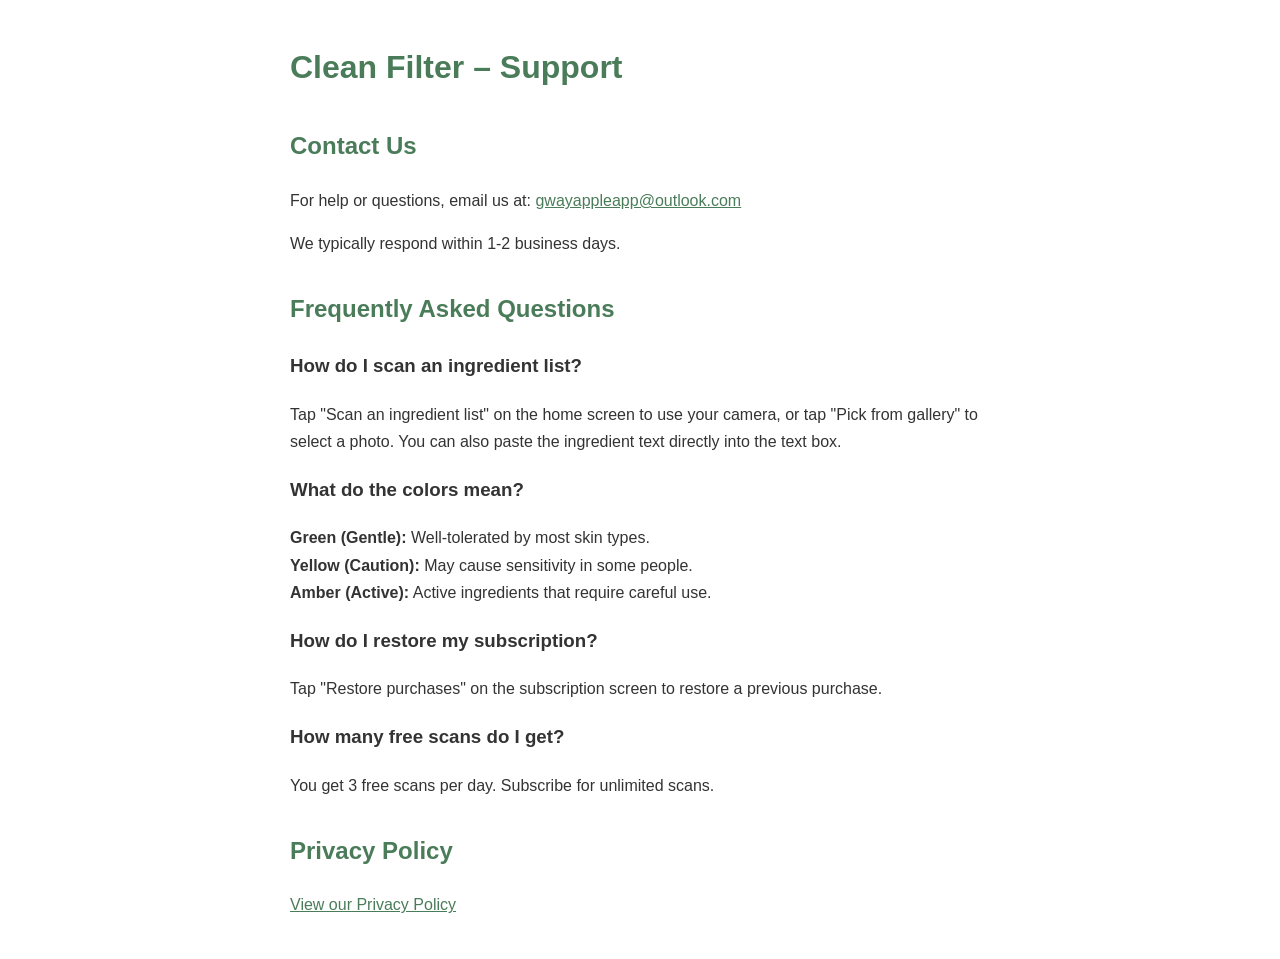
<file: support.html>
<!DOCTYPE html>
<html lang="en">
<head>
  <meta charset="UTF-8">
  <meta name="viewport" content="width=device-width, initial-scale=1.0">
  <title>Clean Filter – Support</title>
  <style>
    body { font-family: -apple-system, sans-serif; max-width: 700px; margin: 40px auto; padding: 0 20px; color: #333; line-height: 1.7; }
    h1 { color: #4A7C59; }
    h2 { color: #4A7C59; margin-top: 32px; }
    a { color: #4A7C59; }
  </style>
</head>
<body>
  <h1>Clean Filter – Support</h1>

  <h2>Contact Us</h2>
  <p>For help or questions, email us at: <a href="mailto:gwayappleapp@outlook.com">gwayappleapp@outlook.com</a></p>
  <p>We typically respond within 1-2 business days.</p>

  <h2>Frequently Asked Questions</h2>

  <h3>How do I scan an ingredient list?</h3>
  <p>Tap "Scan an ingredient list" on the home screen to use your camera, or tap "Pick from gallery" to select a photo. You can also paste the ingredient text directly into the text box.</p>

  <h3>What do the colors mean?</h3>
  <p><strong>Green (Gentle):</strong> Well-tolerated by most skin types.<br>
  <strong>Yellow (Caution):</strong> May cause sensitivity in some people.<br>
  <strong>Amber (Active):</strong> Active ingredients that require careful use.</p>

  <h3>How do I restore my subscription?</h3>
  <p>Tap "Restore purchases" on the subscription screen to restore a previous purchase.</p>

  <h3>How many free scans do I get?</h3>
  <p>You get 3 free scans per day. Subscribe for unlimited scans.</p>

  <h2>Privacy Policy</h2>
  <p><a href="cleanfilter-privacy.html">View our Privacy Policy</a></p>
</body>
</html>
</file>
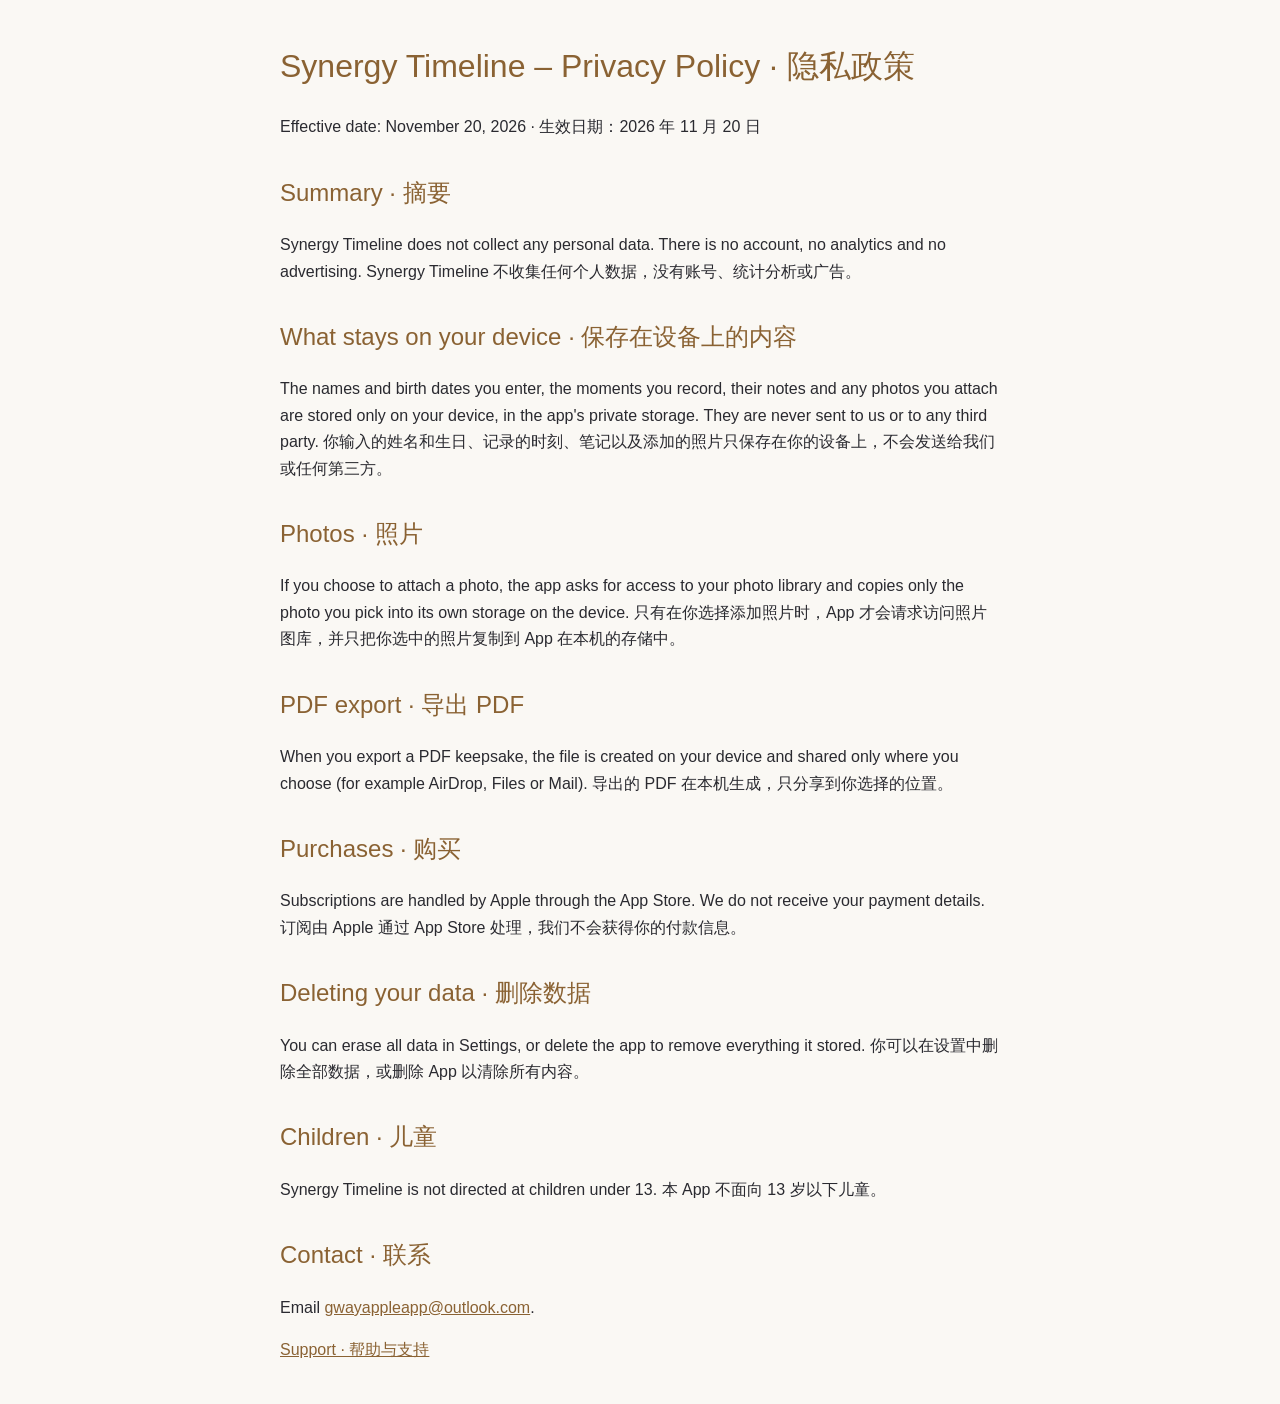
<file: synergy-timeline-privacy.html>
<!DOCTYPE html>
<html lang="en">
<head>
<meta charset="utf-8">
<meta name="viewport" content="width=device-width, initial-scale=1">
<title>Synergy Timeline – Privacy Policy</title>
<style>
body{font-family:-apple-system,BlinkMacSystemFont,"Segoe UI","PingFang SC",sans-serif;max-width:720px;margin:40px auto;padding:0 20px;line-height:1.65;color:#2a2a30;background:#faf8f4}
h1{color:#8a6233;font-weight:500}h2{color:#8a6233;font-weight:500;margin-top:32px}a{color:#8a6233}
</style>
</head>
<body>
<h1>Synergy Timeline – Privacy Policy · 隐私政策</h1>
<p>Effective date: November 20, 2026 · 生效日期：2026 年 11 月 20 日</p>

<h2>Summary · 摘要</h2>
<p>Synergy Timeline does not collect any personal data. There is no account, no analytics and no advertising. Synergy Timeline 不收集任何个人数据，没有账号、统计分析或广告。</p>

<h2>What stays on your device · 保存在设备上的内容</h2>
<p>The names and birth dates you enter, the moments you record, their notes and any photos you attach are stored only on your device, in the app's private storage. They are never sent to us or to any third party. 你输入的姓名和生日、记录的时刻、笔记以及添加的照片只保存在你的设备上，不会发送给我们或任何第三方。</p>

<h2>Photos · 照片</h2>
<p>If you choose to attach a photo, the app asks for access to your photo library and copies only the photo you pick into its own storage on the device. 只有在你选择添加照片时，App 才会请求访问照片图库，并只把你选中的照片复制到 App 在本机的存储中。</p>

<h2>PDF export · 导出 PDF</h2>
<p>When you export a PDF keepsake, the file is created on your device and shared only where you choose (for example AirDrop, Files or Mail). 导出的 PDF 在本机生成，只分享到你选择的位置。</p>

<h2>Purchases · 购买</h2>
<p>Subscriptions are handled by Apple through the App Store. We do not receive your payment details. 订阅由 Apple 通过 App Store 处理，我们不会获得你的付款信息。</p>

<h2>Deleting your data · 删除数据</h2>
<p>You can erase all data in Settings, or delete the app to remove everything it stored. 你可以在设置中删除全部数据，或删除 App 以清除所有内容。</p>

<h2>Children · 儿童</h2>
<p>Synergy Timeline is not directed at children under 13. 本 App 不面向 13 岁以下儿童。</p>

<h2>Contact · 联系</h2>
<p>Email <a href="mailto:gwayappleapp@outlook.com">gwayappleapp@outlook.com</a>.</p>
<p><a href="synergy-timeline-support.html">Support · 帮助与支持</a></p>
</body>
</html>
</file>
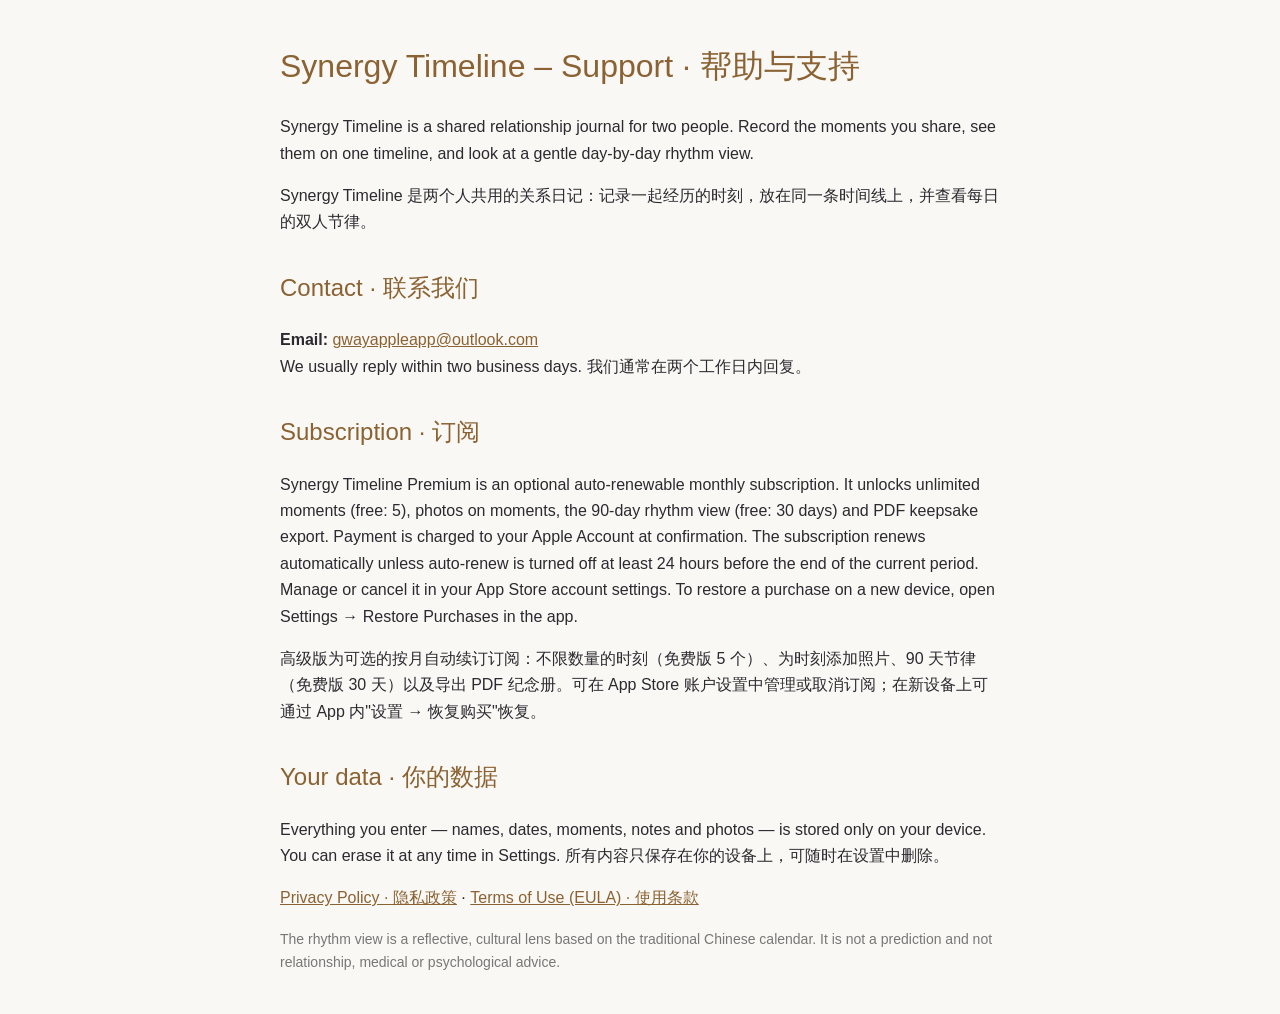
<file: synergy-timeline-support.html>
<!DOCTYPE html>
<html lang="en">
<head>
<meta charset="utf-8">
<meta name="viewport" content="width=device-width, initial-scale=1">
<title>Synergy Timeline – Support</title>
<style>
body{font-family:-apple-system,BlinkMacSystemFont,"Segoe UI","PingFang SC",sans-serif;max-width:720px;margin:40px auto;padding:0 20px;line-height:1.65;color:#2a2a30;background:#faf8f4}
h1{color:#8a6233;font-weight:500}h2{color:#8a6233;font-weight:500;margin-top:32px}a{color:#8a6233}
.small{color:#777;font-size:14px}
</style>
</head>
<body>
<h1>Synergy Timeline – Support · 帮助与支持</h1>
<p>Synergy Timeline is a shared relationship journal for two people. Record the moments you share, see them on one timeline, and look at a gentle day-by-day rhythm view.</p>
<p>Synergy Timeline 是两个人共用的关系日记：记录一起经历的时刻，放在同一条时间线上，并查看每日的双人节律。</p>

<h2>Contact · 联系我们</h2>
<p><strong>Email:</strong> <a href="mailto:gwayappleapp@outlook.com">gwayappleapp@outlook.com</a><br>
We usually reply within two business days. 我们通常在两个工作日内回复。</p>

<h2>Subscription · 订阅</h2>
<p>Synergy Timeline Premium is an optional auto-renewable monthly subscription. It unlocks unlimited moments (free: 5), photos on moments, the 90-day rhythm view (free: 30 days) and PDF keepsake export. Payment is charged to your Apple Account at confirmation. The subscription renews automatically unless auto-renew is turned off at least 24 hours before the end of the current period. Manage or cancel it in your App Store account settings. To restore a purchase on a new device, open Settings → Restore Purchases in the app.</p>
<p>高级版为可选的按月自动续订订阅：不限数量的时刻（免费版 5 个）、为时刻添加照片、90 天节律（免费版 30 天）以及导出 PDF 纪念册。可在 App Store 账户设置中管理或取消订阅；在新设备上可通过 App 内"设置 → 恢复购买"恢复。</p>

<h2>Your data · 你的数据</h2>
<p>Everything you enter — names, dates, moments, notes and photos — is stored only on your device. You can erase it at any time in Settings. 所有内容只保存在你的设备上，可随时在设置中删除。</p>

<p><a href="synergy-timeline-privacy.html">Privacy Policy · 隐私政策</a> · <a href="https://www.apple.com/legal/internet-services/itunes/dev/stdeula/">Terms of Use (EULA) · 使用条款</a></p>
<p class="small">The rhythm view is a reflective, cultural lens based on the traditional Chinese calendar. It is not a prediction and not relationship, medical or psychological advice.</p>
</body>
</html>
</file>
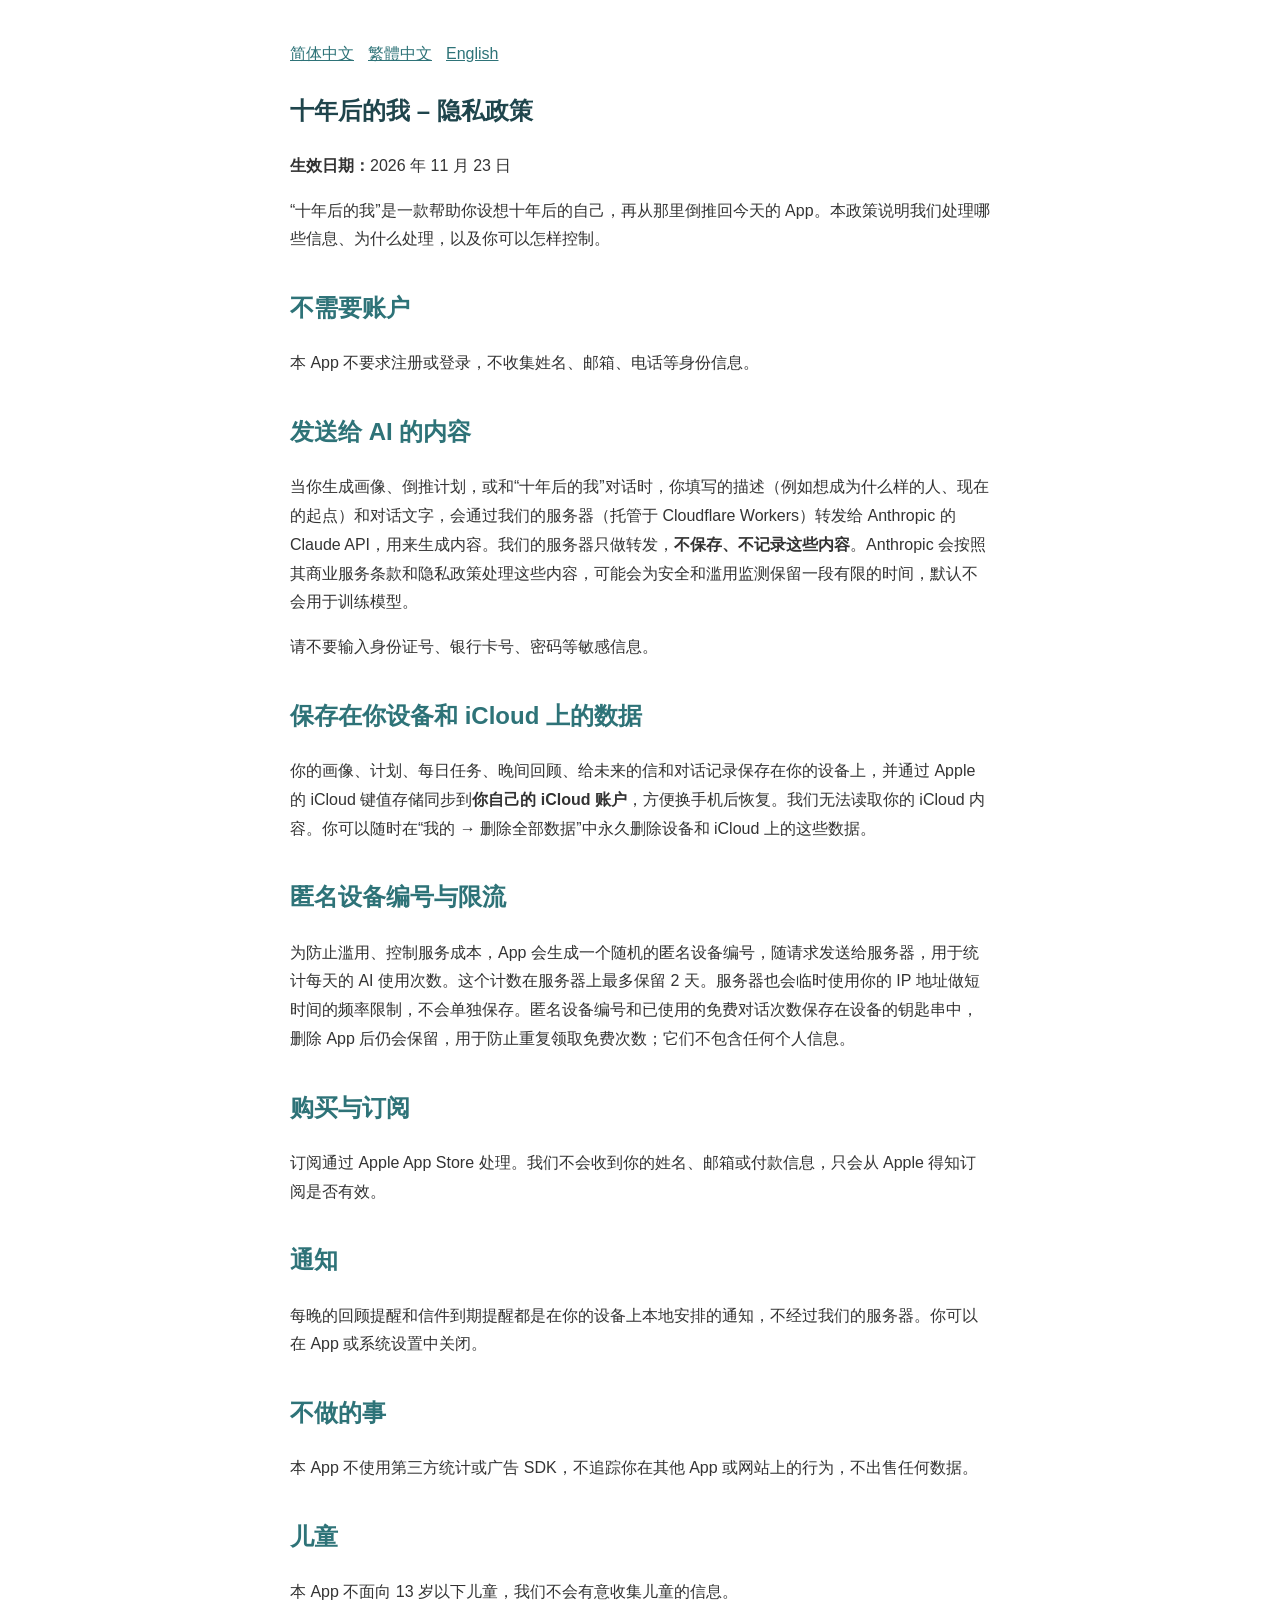
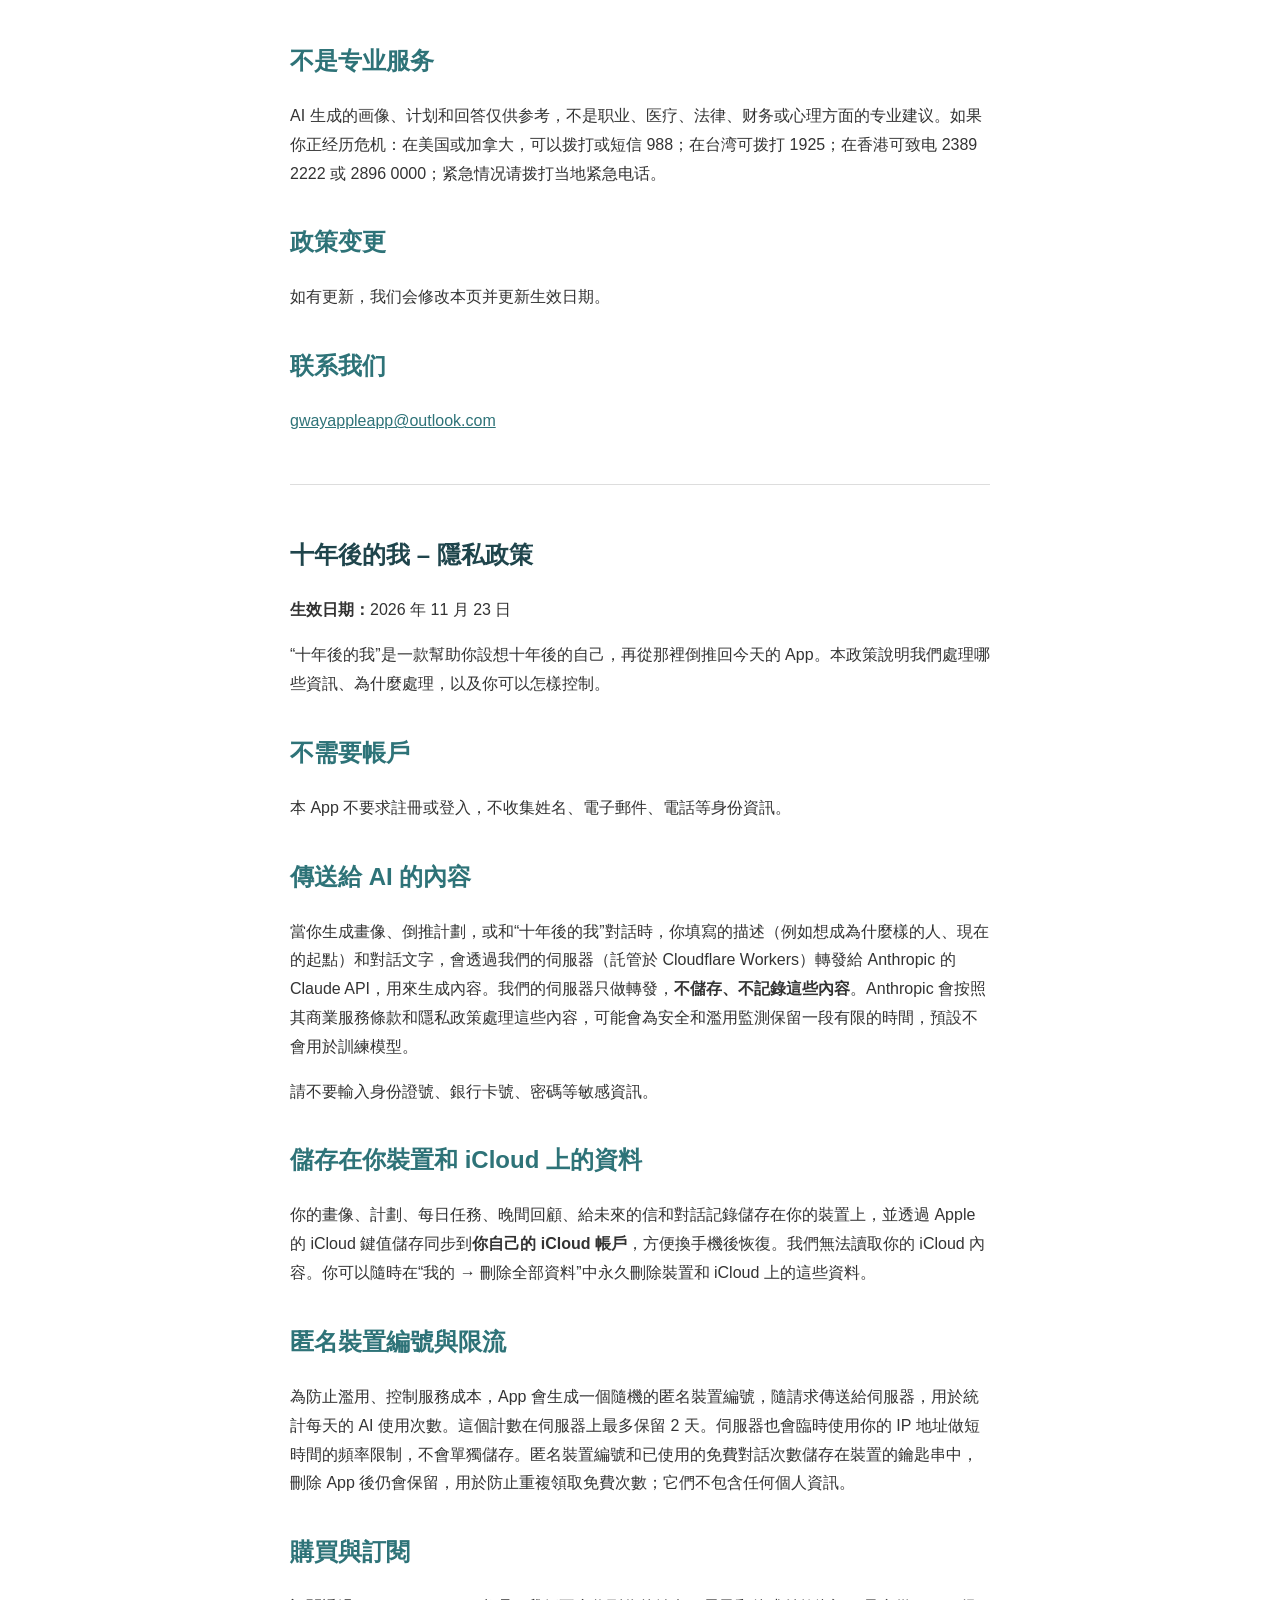
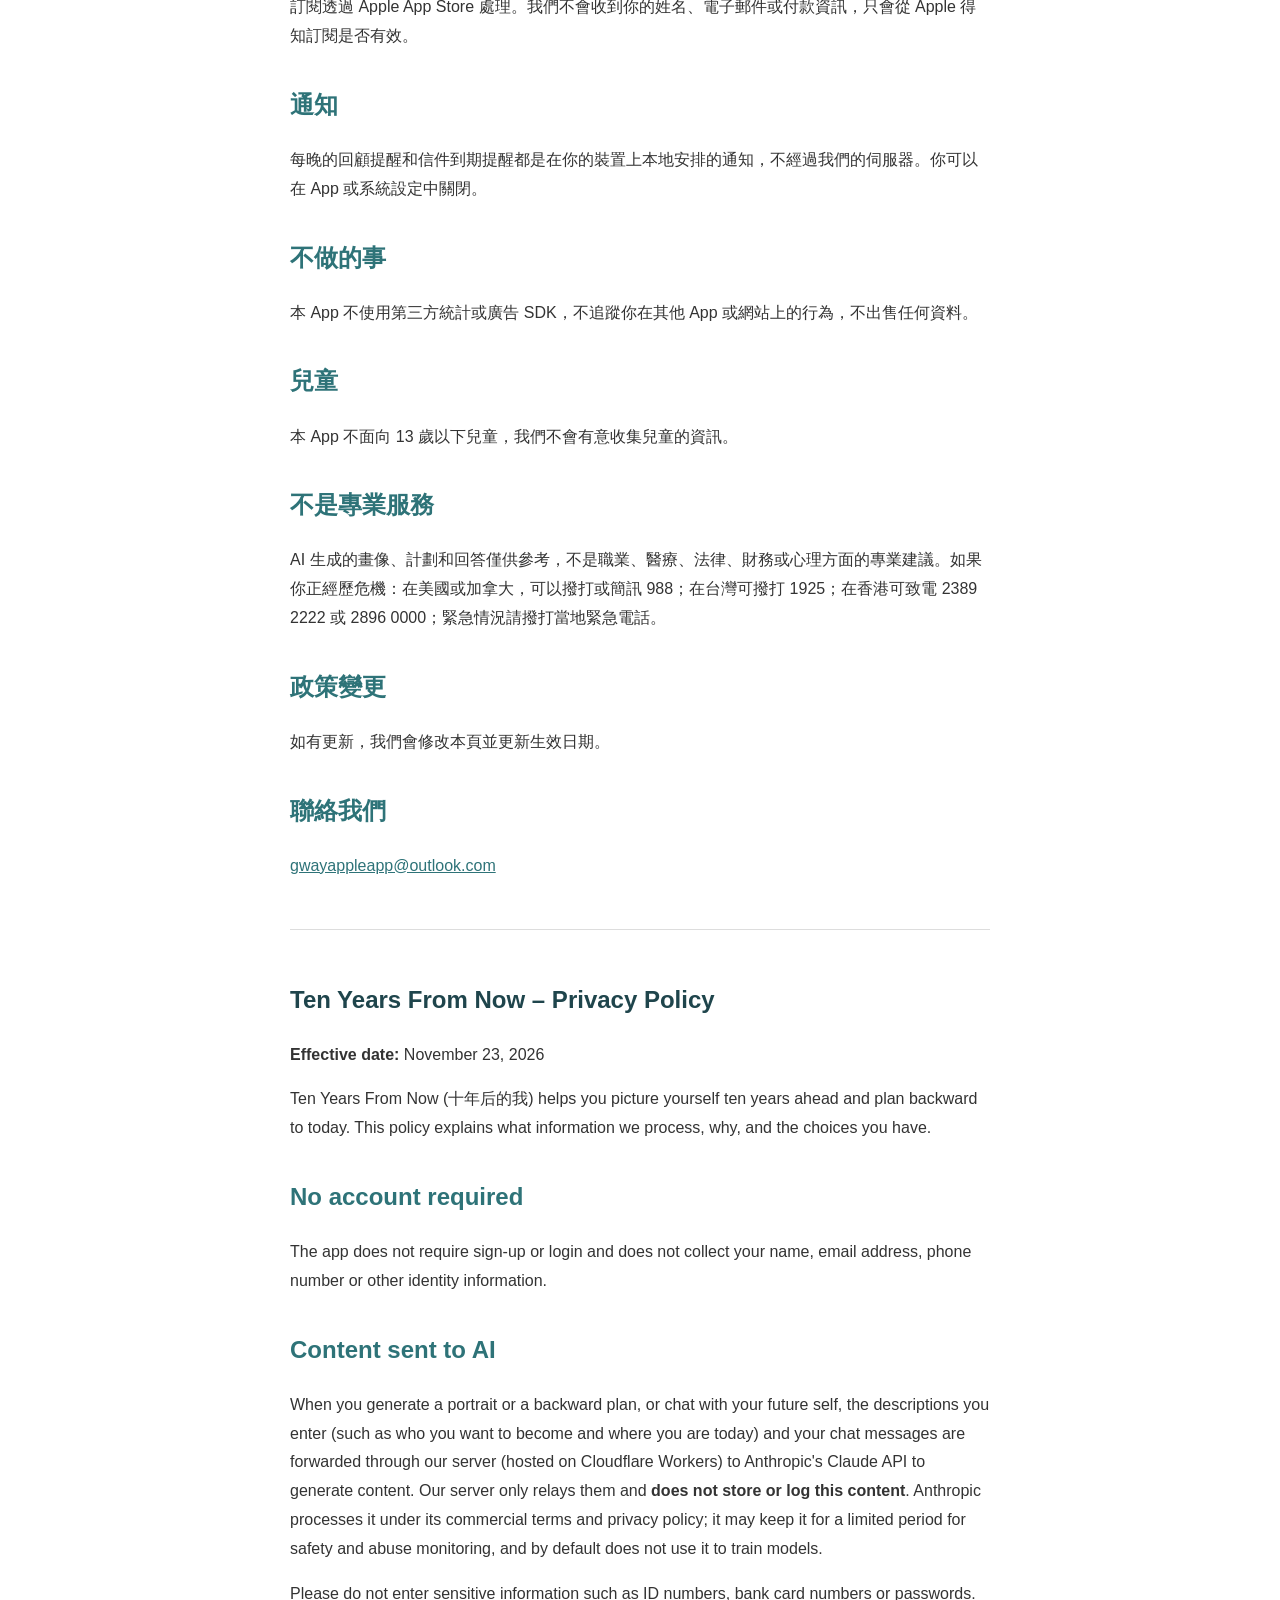
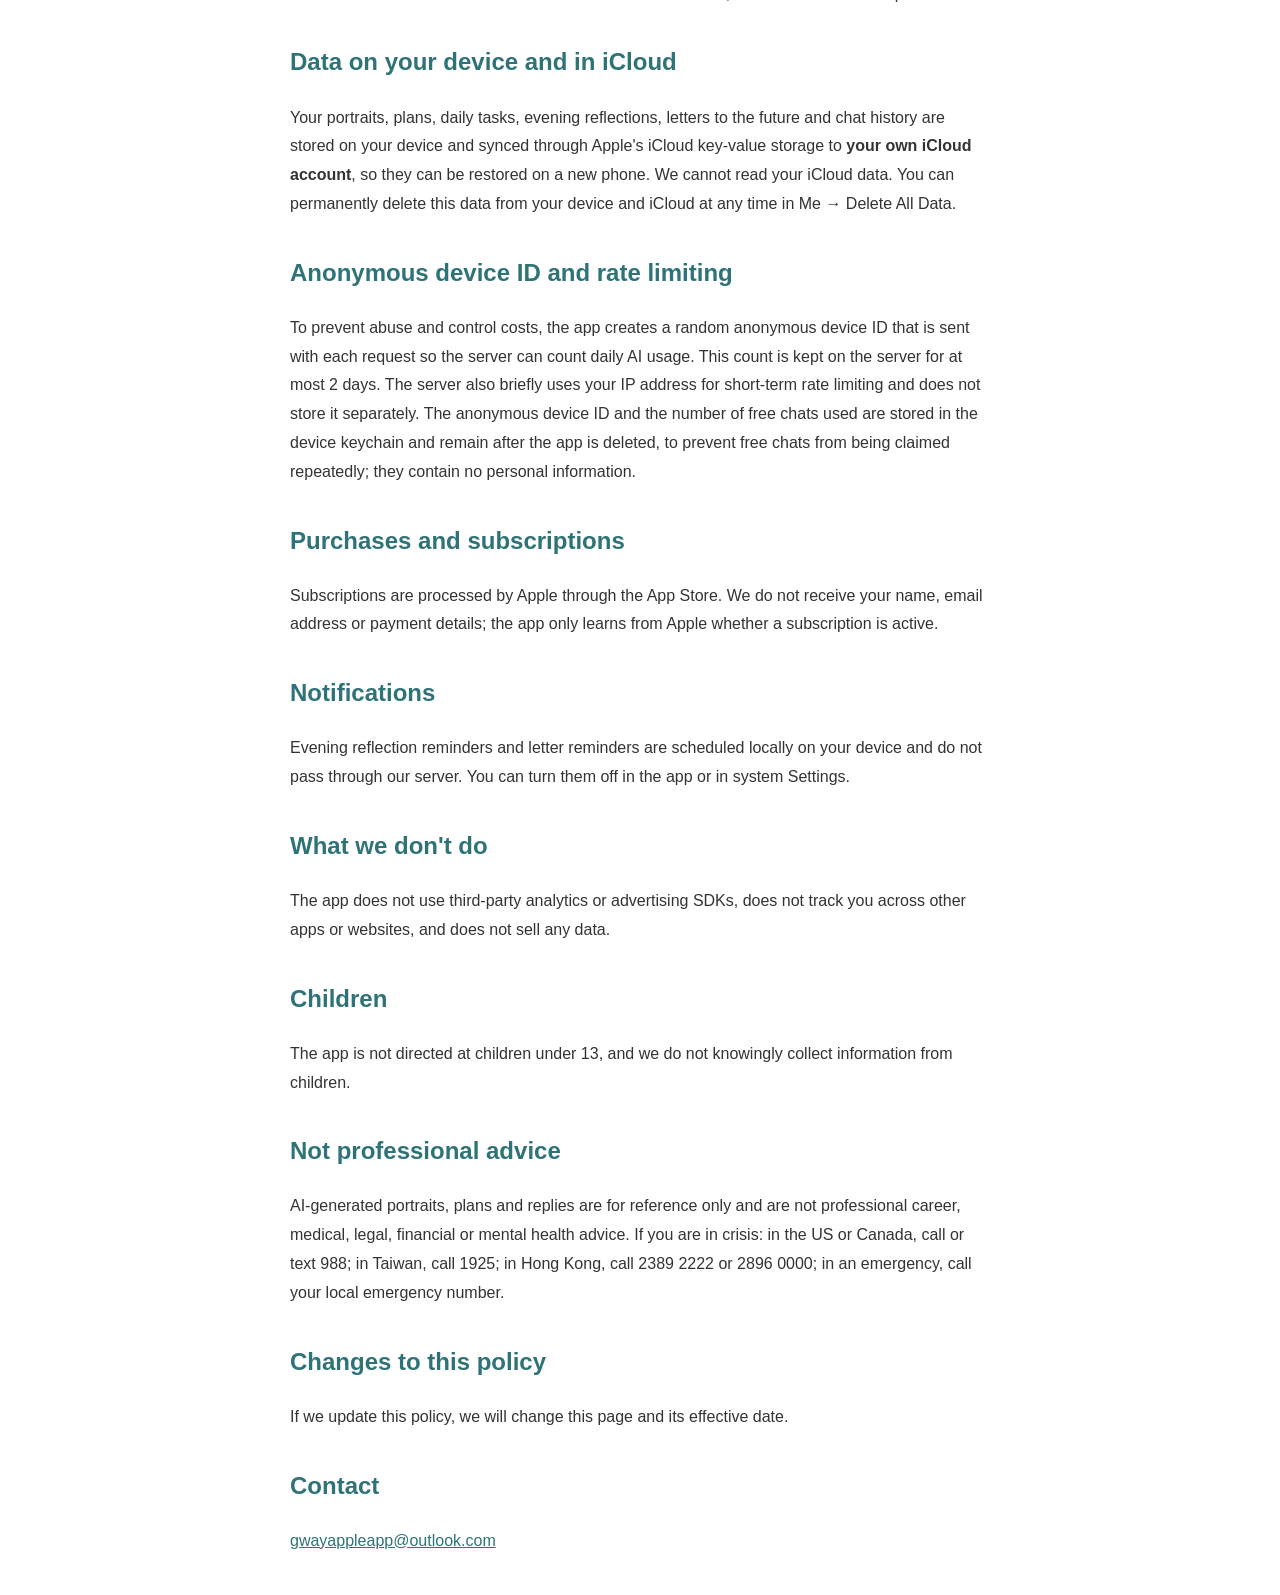
<file: tenyears-privacy.html>
<!DOCTYPE html>
<html lang="zh-Hans">
<head>
  <meta charset="UTF-8">
  <meta name="viewport" content="width=device-width, initial-scale=1.0">
  <title>十年后的我 Ten Years From Now – 隐私政策 Privacy Policy</title>
  <style>
    body { font-family: -apple-system, "PingFang SC", "PingFang TC", sans-serif; max-width: 700px; margin: 40px auto; padding: 0 20px; color: #333; line-height: 1.8; }
    h1 { color: #1F454C; }
    h2 { color: #2E7378; margin-top: 32px; }
    a { color: #2E7378; }
    hr { margin: 48px 0; border: none; border-top: 1px solid #ddd; }
    nav a { margin-right: 14px; }
  </style>
</head>
<body>
  <nav><a href="#hans">简体中文</a><a href="#hant">繁體中文</a><a href="#en">English</a></nav>
  <section id="hans">
<h1>十年后的我 – 隐私政策</h1>
<p><strong>生效日期：</strong>2026 年 11 月 23 日</p>
<p>“十年后的我”是一款帮助你设想十年后的自己，再从那里倒推回今天的 App。本政策说明我们处理哪些信息、为什么处理，以及你可以怎样控制。</p>
<h2>不需要账户</h2>
<p>本 App 不要求注册或登录，不收集姓名、邮箱、电话等身份信息。</p>
<h2>发送给 AI 的内容</h2>
<p>当你生成画像、倒推计划，或和“十年后的我”对话时，你填写的描述（例如想成为什么样的人、现在的起点）和对话文字，会通过我们的服务器（托管于 Cloudflare Workers）转发给 Anthropic 的 Claude API，用来生成内容。我们的服务器只做转发，<strong>不保存、不记录这些内容</strong>。Anthropic 会按照其商业服务条款和隐私政策处理这些内容，可能会为安全和滥用监测保留一段有限的时间，默认不会用于训练模型。</p>
<p>请不要输入身份证号、银行卡号、密码等敏感信息。</p>
<h2>保存在你设备和 iCloud 上的数据</h2>
<p>你的画像、计划、每日任务、晚间回顾、给未来的信和对话记录保存在你的设备上，并通过 Apple 的 iCloud 键值存储同步到<strong>你自己的 iCloud 账户</strong>，方便换手机后恢复。我们无法读取你的 iCloud 内容。你可以随时在“我的 → 删除全部数据”中永久删除设备和 iCloud 上的这些数据。</p>
<h2>匿名设备编号与限流</h2>
<p>为防止滥用、控制服务成本，App 会生成一个随机的匿名设备编号，随请求发送给服务器，用于统计每天的 AI 使用次数。这个计数在服务器上最多保留 2 天。服务器也会临时使用你的 IP 地址做短时间的频率限制，不会单独保存。匿名设备编号和已使用的免费对话次数保存在设备的钥匙串中，删除 App 后仍会保留，用于防止重复领取免费次数；它们不包含任何个人信息。</p>
<h2>购买与订阅</h2>
<p>订阅通过 Apple App Store 处理。我们不会收到你的姓名、邮箱或付款信息，只会从 Apple 得知订阅是否有效。</p>
<h2>通知</h2>
<p>每晚的回顾提醒和信件到期提醒都是在你的设备上本地安排的通知，不经过我们的服务器。你可以在 App 或系统设置中关闭。</p>
<h2>不做的事</h2>
<p>本 App 不使用第三方统计或广告 SDK，不追踪你在其他 App 或网站上的行为，不出售任何数据。</p>
<h2>儿童</h2>
<p>本 App 不面向 13 岁以下儿童，我们不会有意收集儿童的信息。</p>
<h2>不是专业服务</h2>
<p>AI 生成的画像、计划和回答仅供参考，不是职业、医疗、法律、财务或心理方面的专业建议。如果你正经历危机：在美国或加拿大，可以拨打或短信 988；在台湾可拨打 1925；在香港可致电 2389 2222 或 2896 0000；紧急情况请拨打当地紧急电话。</p>
<h2>政策变更</h2>
<p>如有更新，我们会修改本页并更新生效日期。</p>
<h2>联系我们</h2>
<p><a href="mailto:gwayappleapp@outlook.com">gwayappleapp@outlook.com</a></p>
  </section>
  <hr>
  <section id="hant" lang="zh-Hant">
<h1>十年後的我 – 隱私政策</h1>
<p><strong>生效日期：</strong>2026 年 11 月 23 日</p>
<p>“十年後的我”是一款幫助你設想十年後的自己，再從那裡倒推回今天的 App。本政策說明我們處理哪些資訊、為什麼處理，以及你可以怎樣控制。</p>
<h2>不需要帳戶</h2>
<p>本 App 不要求註冊或登入，不收集姓名、電子郵件、電話等身份資訊。</p>
<h2>傳送給 AI 的內容</h2>
<p>當你生成畫像、倒推計劃，或和“十年後的我”對話時，你填寫的描述（例如想成為什麼樣的人、現在的起點）和對話文字，會透過我們的伺服器（託管於 Cloudflare Workers）轉發給 Anthropic 的 Claude API，用來生成內容。我們的伺服器只做轉發，<strong>不儲存、不記錄這些內容</strong>。Anthropic 會按照其商業服務條款和隱私政策處理這些內容，可能會為安全和濫用監測保留一段有限的時間，預設不會用於訓練模型。</p>
<p>請不要輸入身份證號、銀行卡號、密碼等敏感資訊。</p>
<h2>儲存在你裝置和 iCloud 上的資料</h2>
<p>你的畫像、計劃、每日任務、晚間回顧、給未來的信和對話記錄儲存在你的裝置上，並透過 Apple 的 iCloud 鍵值儲存同步到<strong>你自己的 iCloud 帳戶</strong>，方便換手機後恢復。我們無法讀取你的 iCloud 內容。你可以隨時在“我的 → 刪除全部資料”中永久刪除裝置和 iCloud 上的這些資料。</p>
<h2>匿名裝置編號與限流</h2>
<p>為防止濫用、控制服務成本，App 會生成一個隨機的匿名裝置編號，隨請求傳送給伺服器，用於統計每天的 AI 使用次數。這個計數在伺服器上最多保留 2 天。伺服器也會臨時使用你的 IP 地址做短時間的頻率限制，不會單獨儲存。匿名裝置編號和已使用的免費對話次數儲存在裝置的鑰匙串中，刪除 App 後仍會保留，用於防止重複領取免費次數；它們不包含任何個人資訊。</p>
<h2>購買與訂閱</h2>
<p>訂閱透過 Apple App Store 處理。我們不會收到你的姓名、電子郵件或付款資訊，只會從 Apple 得知訂閱是否有效。</p>
<h2>通知</h2>
<p>每晚的回顧提醒和信件到期提醒都是在你的裝置上本地安排的通知，不經過我們的伺服器。你可以在 App 或系統設定中關閉。</p>
<h2>不做的事</h2>
<p>本 App 不使用第三方統計或廣告 SDK，不追蹤你在其他 App 或網站上的行為，不出售任何資料。</p>
<h2>兒童</h2>
<p>本 App 不面向 13 歲以下兒童，我們不會有意收集兒童的資訊。</p>
<h2>不是專業服務</h2>
<p>AI 生成的畫像、計劃和回答僅供參考，不是職業、醫療、法律、財務或心理方面的專業建議。如果你正經歷危機：在美國或加拿大，可以撥打或簡訊 988；在台灣可撥打 1925；在香港可致電 2389 2222 或 2896 0000；緊急情況請撥打當地緊急電話。</p>
<h2>政策變更</h2>
<p>如有更新，我們會修改本頁並更新生效日期。</p>
<h2>聯絡我們</h2>
<p><a href="mailto:gwayappleapp@outlook.com">gwayappleapp@outlook.com</a></p>
  </section>
  <hr>
  <section id="en" lang="en">
<h1>Ten Years From Now – Privacy Policy</h1>
<p><strong>Effective date:</strong> November 23, 2026</p>
<p>Ten Years From Now (十年后的我) helps you picture yourself ten years ahead and plan backward to today. This policy explains what information we process, why, and the choices you have.</p>
<h2>No account required</h2>
<p>The app does not require sign-up or login and does not collect your name, email address, phone number or other identity information.</p>
<h2>Content sent to AI</h2>
<p>When you generate a portrait or a backward plan, or chat with your future self, the descriptions you enter (such as who you want to become and where you are today) and your chat messages are forwarded through our server (hosted on Cloudflare Workers) to Anthropic's Claude API to generate content. Our server only relays them and <strong>does not store or log this content</strong>. Anthropic processes it under its commercial terms and privacy policy; it may keep it for a limited period for safety and abuse monitoring, and by default does not use it to train models.</p>
<p>Please do not enter sensitive information such as ID numbers, bank card numbers or passwords.</p>
<h2>Data on your device and in iCloud</h2>
<p>Your portraits, plans, daily tasks, evening reflections, letters to the future and chat history are stored on your device and synced through Apple's iCloud key-value storage to <strong>your own iCloud account</strong>, so they can be restored on a new phone. We cannot read your iCloud data. You can permanently delete this data from your device and iCloud at any time in Me → Delete All Data.</p>
<h2>Anonymous device ID and rate limiting</h2>
<p>To prevent abuse and control costs, the app creates a random anonymous device ID that is sent with each request so the server can count daily AI usage. This count is kept on the server for at most 2 days. The server also briefly uses your IP address for short-term rate limiting and does not store it separately. The anonymous device ID and the number of free chats used are stored in the device keychain and remain after the app is deleted, to prevent free chats from being claimed repeatedly; they contain no personal information.</p>
<h2>Purchases and subscriptions</h2>
<p>Subscriptions are processed by Apple through the App Store. We do not receive your name, email address or payment details; the app only learns from Apple whether a subscription is active.</p>
<h2>Notifications</h2>
<p>Evening reflection reminders and letter reminders are scheduled locally on your device and do not pass through our server. You can turn them off in the app or in system Settings.</p>
<h2>What we don't do</h2>
<p>The app does not use third-party analytics or advertising SDKs, does not track you across other apps or websites, and does not sell any data.</p>
<h2>Children</h2>
<p>The app is not directed at children under 13, and we do not knowingly collect information from children.</p>
<h2>Not professional advice</h2>
<p>AI-generated portraits, plans and replies are for reference only and are not professional career, medical, legal, financial or mental health advice. If you are in crisis: in the US or Canada, call or text 988; in Taiwan, call 1925; in Hong Kong, call 2389 2222 or 2896 0000; in an emergency, call your local emergency number.</p>
<h2>Changes to this policy</h2>
<p>If we update this policy, we will change this page and its effective date.</p>
<h2>Contact</h2>
<p><a href="mailto:gwayappleapp@outlook.com">gwayappleapp@outlook.com</a></p>
  </section>
</body>
</html>
</file>
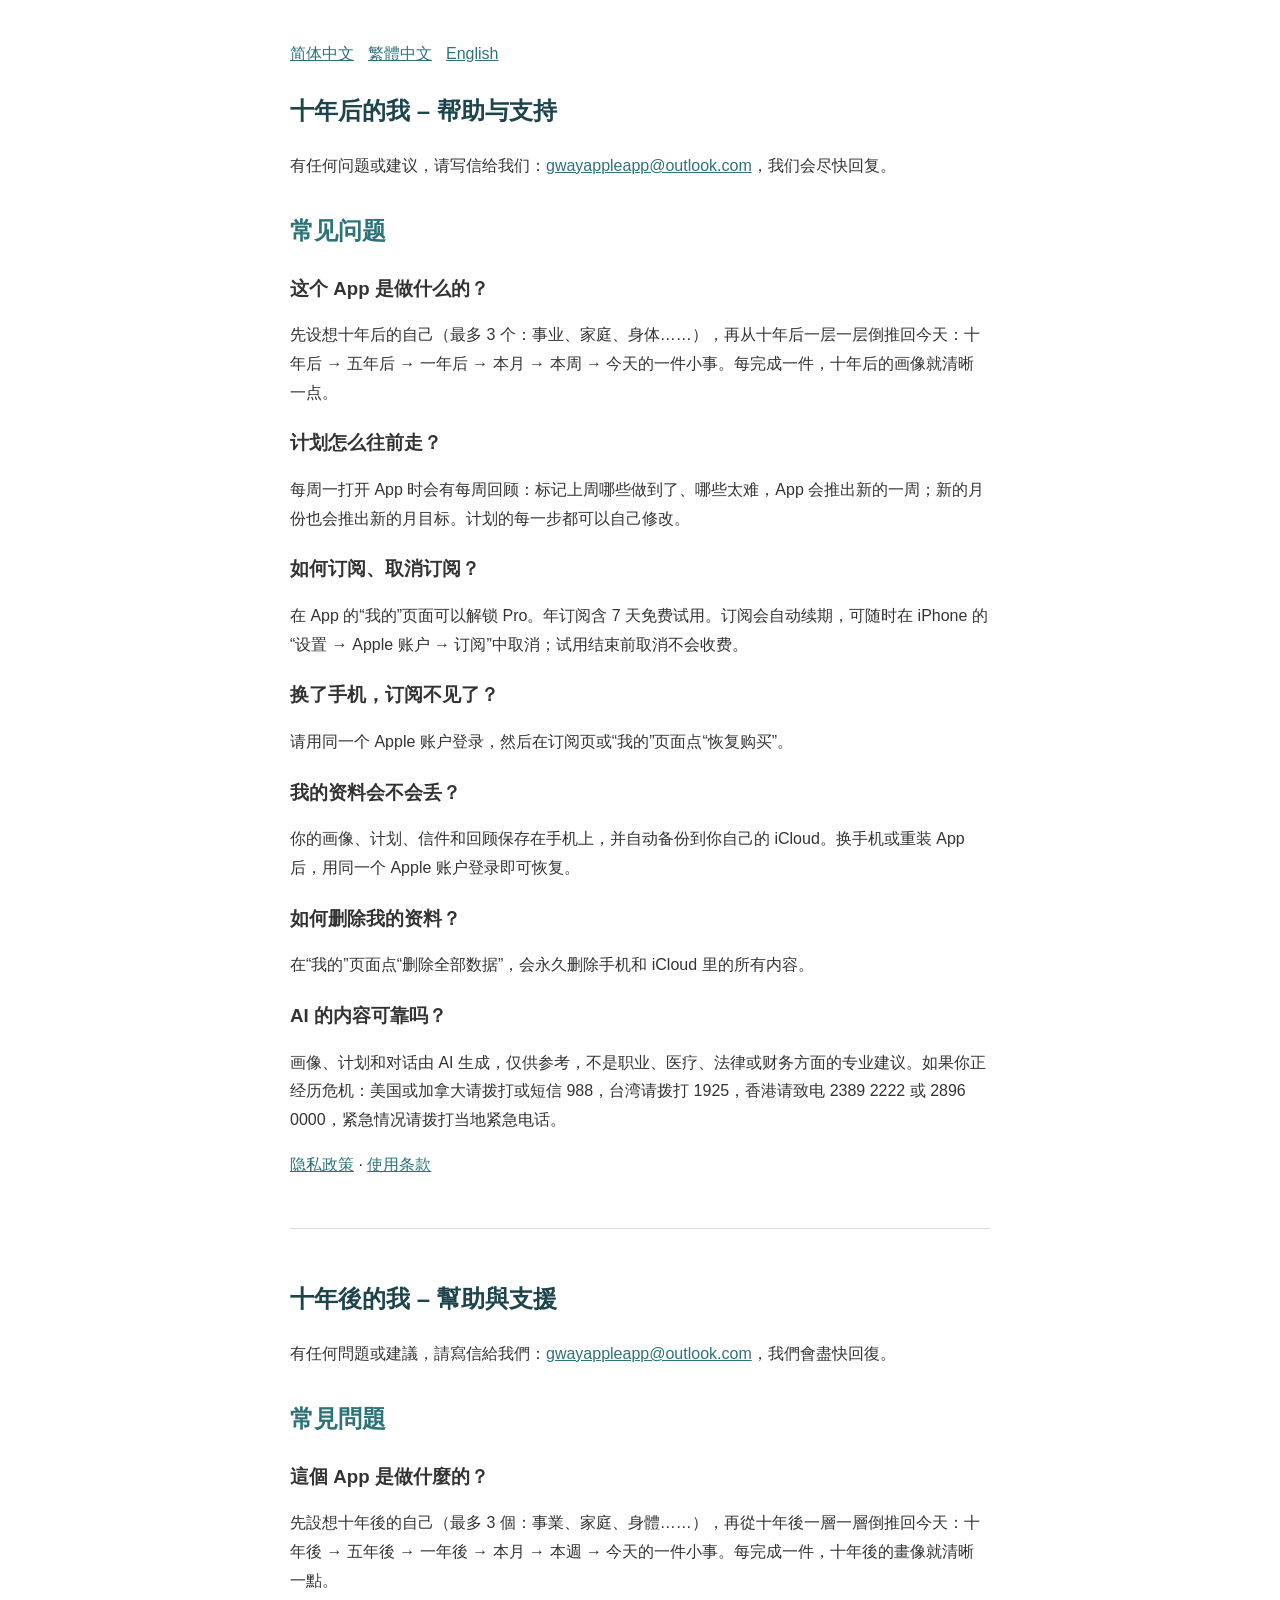
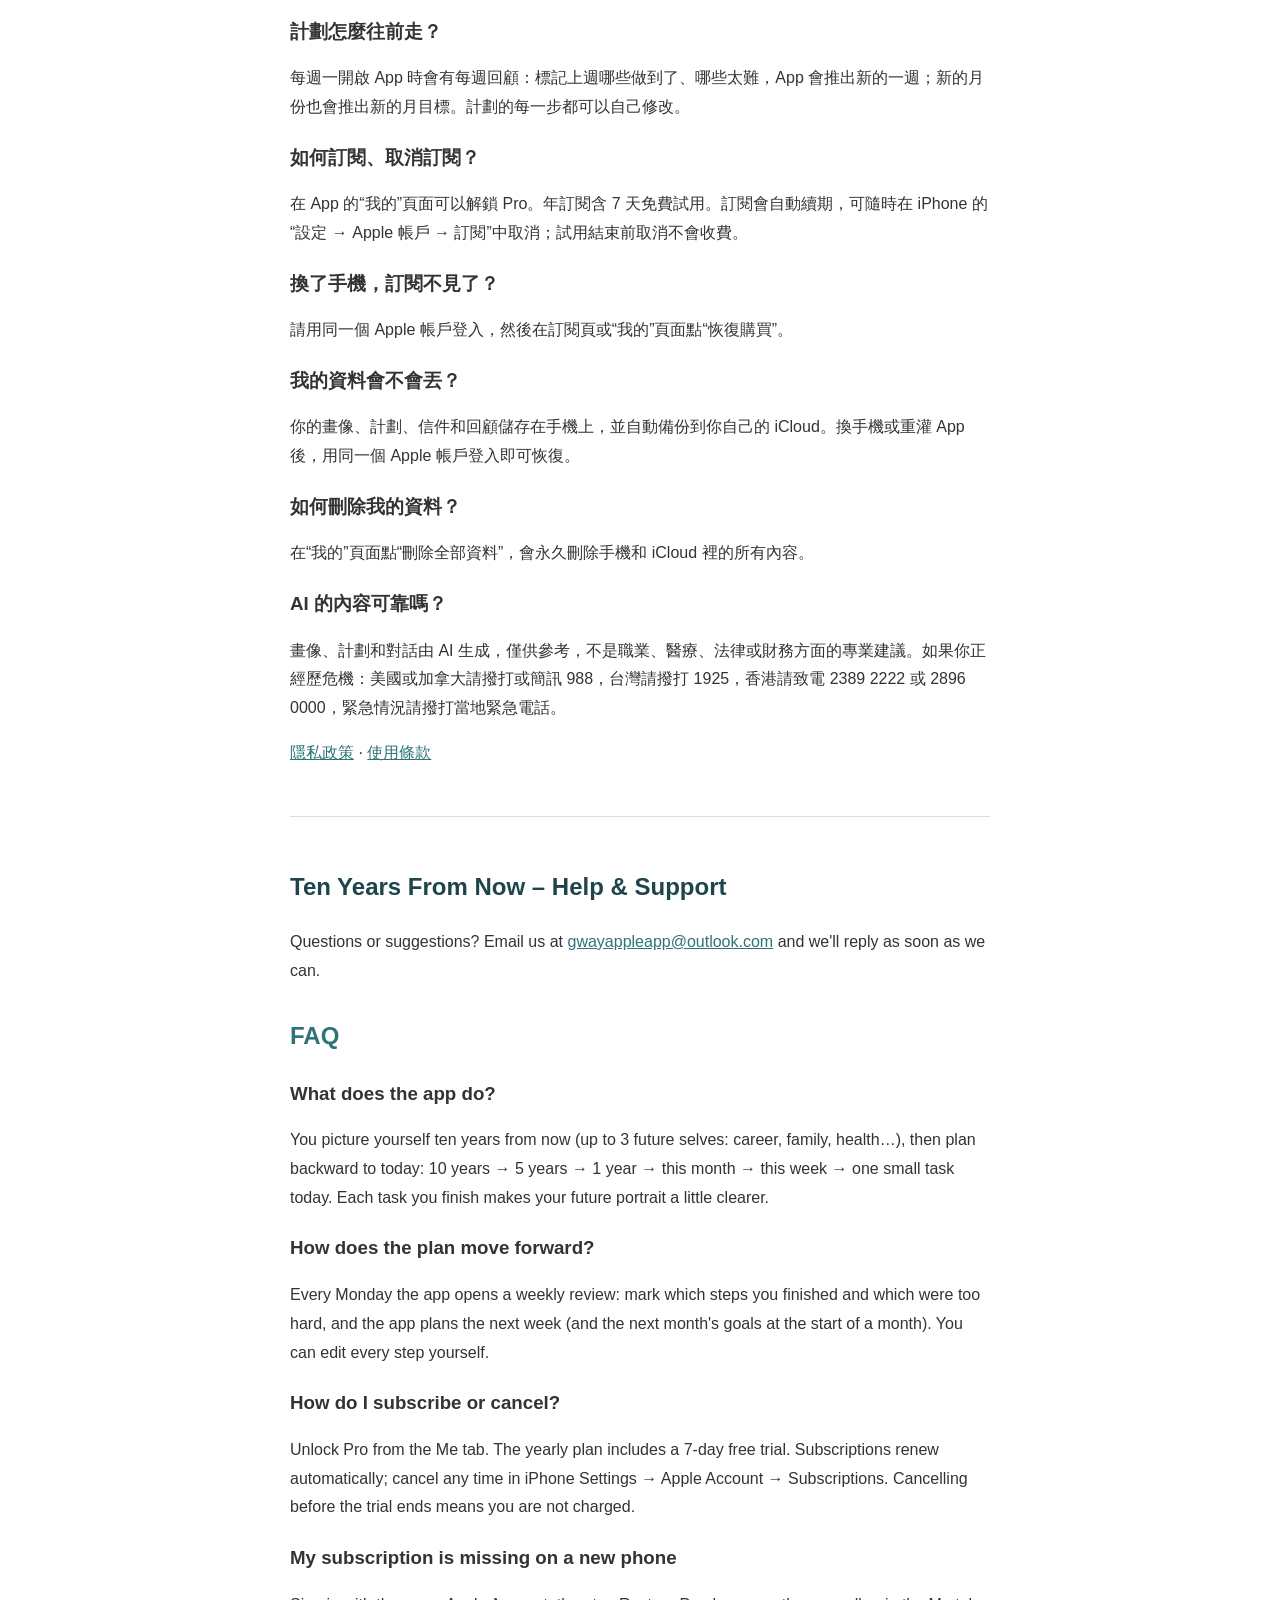
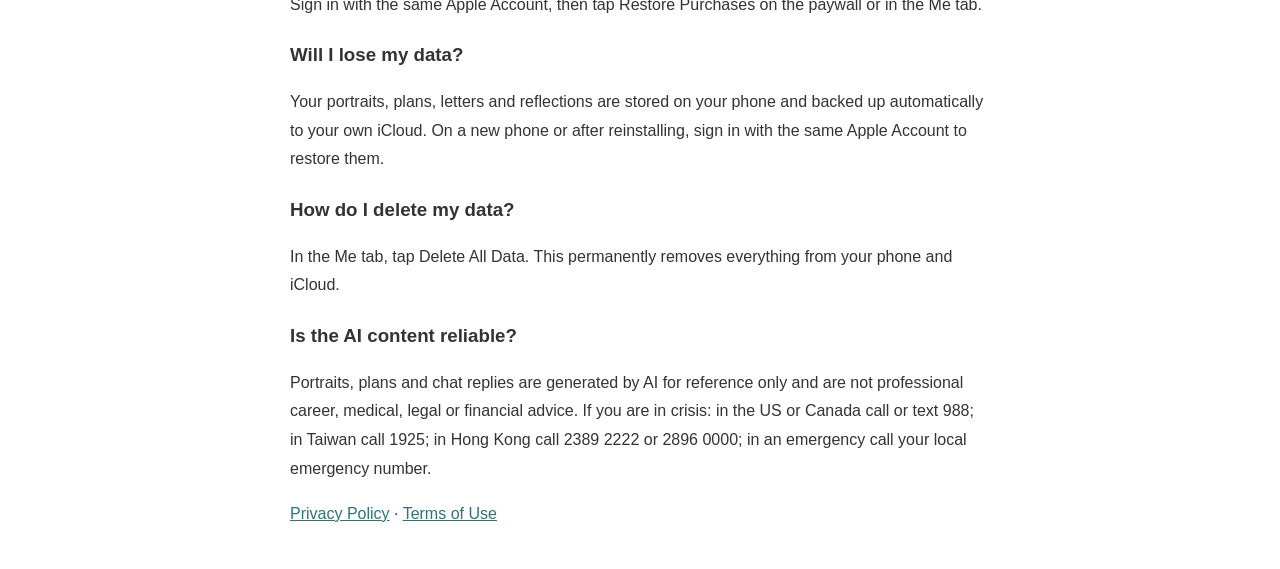
<file: tenyears-support.html>
<!DOCTYPE html>
<html lang="zh-Hans">
<head>
  <meta charset="UTF-8">
  <meta name="viewport" content="width=device-width, initial-scale=1.0">
  <title>十年后的我 Ten Years From Now – 支持 Support</title>
  <style>
    body { font-family: -apple-system, "PingFang SC", "PingFang TC", sans-serif; max-width: 700px; margin: 40px auto; padding: 0 20px; color: #333; line-height: 1.8; }
    h1 { color: #1F454C; } h2 { color: #2E7378; margin-top: 28px; } h3 { margin-bottom: 4px; }
    a { color: #2E7378; } hr { margin: 48px 0; border: none; border-top: 1px solid #ddd; } nav a { margin-right: 14px; }
  </style>
</head>
<body>
  <nav><a href="#hans">简体中文</a><a href="#hant">繁體中文</a><a href="#en">English</a></nav>
  <section id="hans">
<h1>十年后的我 – 帮助与支持</h1>
<p>有任何问题或建议，请写信给我们：<a href="mailto:gwayappleapp@outlook.com">gwayappleapp@outlook.com</a>，我们会尽快回复。</p>
<h2>常见问题</h2>
<h3>这个 App 是做什么的？</h3>
<p>先设想十年后的自己（最多 3 个：事业、家庭、身体……），再从十年后一层一层倒推回今天：十年后 → 五年后 → 一年后 → 本月 → 本周 → 今天的一件小事。每完成一件，十年后的画像就清晰一点。</p>
<h3>计划怎么往前走？</h3>
<p>每周一打开 App 时会有每周回顾：标记上周哪些做到了、哪些太难，App 会推出新的一周；新的月份也会推出新的月目标。计划的每一步都可以自己修改。</p>
<h3>如何订阅、取消订阅？</h3>
<p>在 App 的“我的”页面可以解锁 Pro。年订阅含 7 天免费试用。订阅会自动续期，可随时在 iPhone 的“设置 → Apple 账户 → 订阅”中取消；试用结束前取消不会收费。</p>
<h3>换了手机，订阅不见了？</h3>
<p>请用同一个 Apple 账户登录，然后在订阅页或“我的”页面点“恢复购买”。</p>
<h3>我的资料会不会丢？</h3>
<p>你的画像、计划、信件和回顾保存在手机上，并自动备份到你自己的 iCloud。换手机或重装 App 后，用同一个 Apple 账户登录即可恢复。</p>
<h3>如何删除我的资料？</h3>
<p>在“我的”页面点“删除全部数据”，会永久删除手机和 iCloud 里的所有内容。</p>
<h3>AI 的内容可靠吗？</h3>
<p>画像、计划和对话由 AI 生成，仅供参考，不是职业、医疗、法律或财务方面的专业建议。如果你正经历危机：美国或加拿大请拨打或短信 988，台湾请拨打 1925，香港请致电 2389 2222 或 2896 0000，紧急情况请拨打当地紧急电话。</p>
<p><a href="tenyears-privacy.html">隐私政策</a> · <a href="https://www.apple.com/legal/internet-services/itunes/dev/stdeula/">使用条款</a></p>
  </section>
  <hr>
  <section id="hant" lang="zh-Hant">
<h1>十年後的我 – 幫助與支援</h1>
<p>有任何問題或建議，請寫信給我們：<a href="mailto:gwayappleapp@outlook.com">gwayappleapp@outlook.com</a>，我們會盡快回復。</p>
<h2>常見問題</h2>
<h3>這個 App 是做什麼的？</h3>
<p>先設想十年後的自己（最多 3 個：事業、家庭、身體……），再從十年後一層一層倒推回今天：十年後 → 五年後 → 一年後 → 本月 → 本週 → 今天的一件小事。每完成一件，十年後的畫像就清晰一點。</p>
<h3>計劃怎麼往前走？</h3>
<p>每週一開啟 App 時會有每週回顧：標記上週哪些做到了、哪些太難，App 會推出新的一週；新的月份也會推出新的月目標。計劃的每一步都可以自己修改。</p>
<h3>如何訂閱、取消訂閱？</h3>
<p>在 App 的“我的”頁面可以解鎖 Pro。年訂閱含 7 天免費試用。訂閱會自動續期，可隨時在 iPhone 的“設定 → Apple 帳戶 → 訂閱”中取消；試用結束前取消不會收費。</p>
<h3>換了手機，訂閱不見了？</h3>
<p>請用同一個 Apple 帳戶登入，然後在訂閱頁或“我的”頁面點“恢復購買”。</p>
<h3>我的資料會不會丟？</h3>
<p>你的畫像、計劃、信件和回顧儲存在手機上，並自動備份到你自己的 iCloud。換手機或重灌 App 後，用同一個 Apple 帳戶登入即可恢復。</p>
<h3>如何刪除我的資料？</h3>
<p>在“我的”頁面點“刪除全部資料”，會永久刪除手機和 iCloud 裡的所有內容。</p>
<h3>AI 的內容可靠嗎？</h3>
<p>畫像、計劃和對話由 AI 生成，僅供參考，不是職業、醫療、法律或財務方面的專業建議。如果你正經歷危機：美國或加拿大請撥打或簡訊 988，台灣請撥打 1925，香港請致電 2389 2222 或 2896 0000，緊急情況請撥打當地緊急電話。</p>
<p><a href="tenyears-privacy.html">隱私政策</a> · <a href="https://www.apple.com/legal/internet-services/itunes/dev/stdeula/">使用條款</a></p>
  </section>
  <hr>
  <section id="en" lang="en">
<h1>Ten Years From Now – Help &amp; Support</h1>
<p>Questions or suggestions? Email us at <a href="mailto:gwayappleapp@outlook.com">gwayappleapp@outlook.com</a> and we'll reply as soon as we can.</p>
<h2>FAQ</h2>
<h3>What does the app do?</h3>
<p>You picture yourself ten years from now (up to 3 future selves: career, family, health…), then plan backward to today: 10 years → 5 years → 1 year → this month → this week → one small task today. Each task you finish makes your future portrait a little clearer.</p>
<h3>How does the plan move forward?</h3>
<p>Every Monday the app opens a weekly review: mark which steps you finished and which were too hard, and the app plans the next week (and the next month's goals at the start of a month). You can edit every step yourself.</p>
<h3>How do I subscribe or cancel?</h3>
<p>Unlock Pro from the Me tab. The yearly plan includes a 7-day free trial. Subscriptions renew automatically; cancel any time in iPhone Settings → Apple Account → Subscriptions. Cancelling before the trial ends means you are not charged.</p>
<h3>My subscription is missing on a new phone</h3>
<p>Sign in with the same Apple Account, then tap Restore Purchases on the paywall or in the Me tab.</p>
<h3>Will I lose my data?</h3>
<p>Your portraits, plans, letters and reflections are stored on your phone and backed up automatically to your own iCloud. On a new phone or after reinstalling, sign in with the same Apple Account to restore them.</p>
<h3>How do I delete my data?</h3>
<p>In the Me tab, tap Delete All Data. This permanently removes everything from your phone and iCloud.</p>
<h3>Is the AI content reliable?</h3>
<p>Portraits, plans and chat replies are generated by AI for reference only and are not professional career, medical, legal or financial advice. If you are in crisis: in the US or Canada call or text 988; in Taiwan call 1925; in Hong Kong call 2389 2222 or 2896 0000; in an emergency call your local emergency number.</p>
<p><a href="tenyears-privacy.html">Privacy Policy</a> · <a href="https://www.apple.com/legal/internet-services/itunes/dev/stdeula/">Terms of Use</a></p>
  </section>
</body>
</html>
</file>
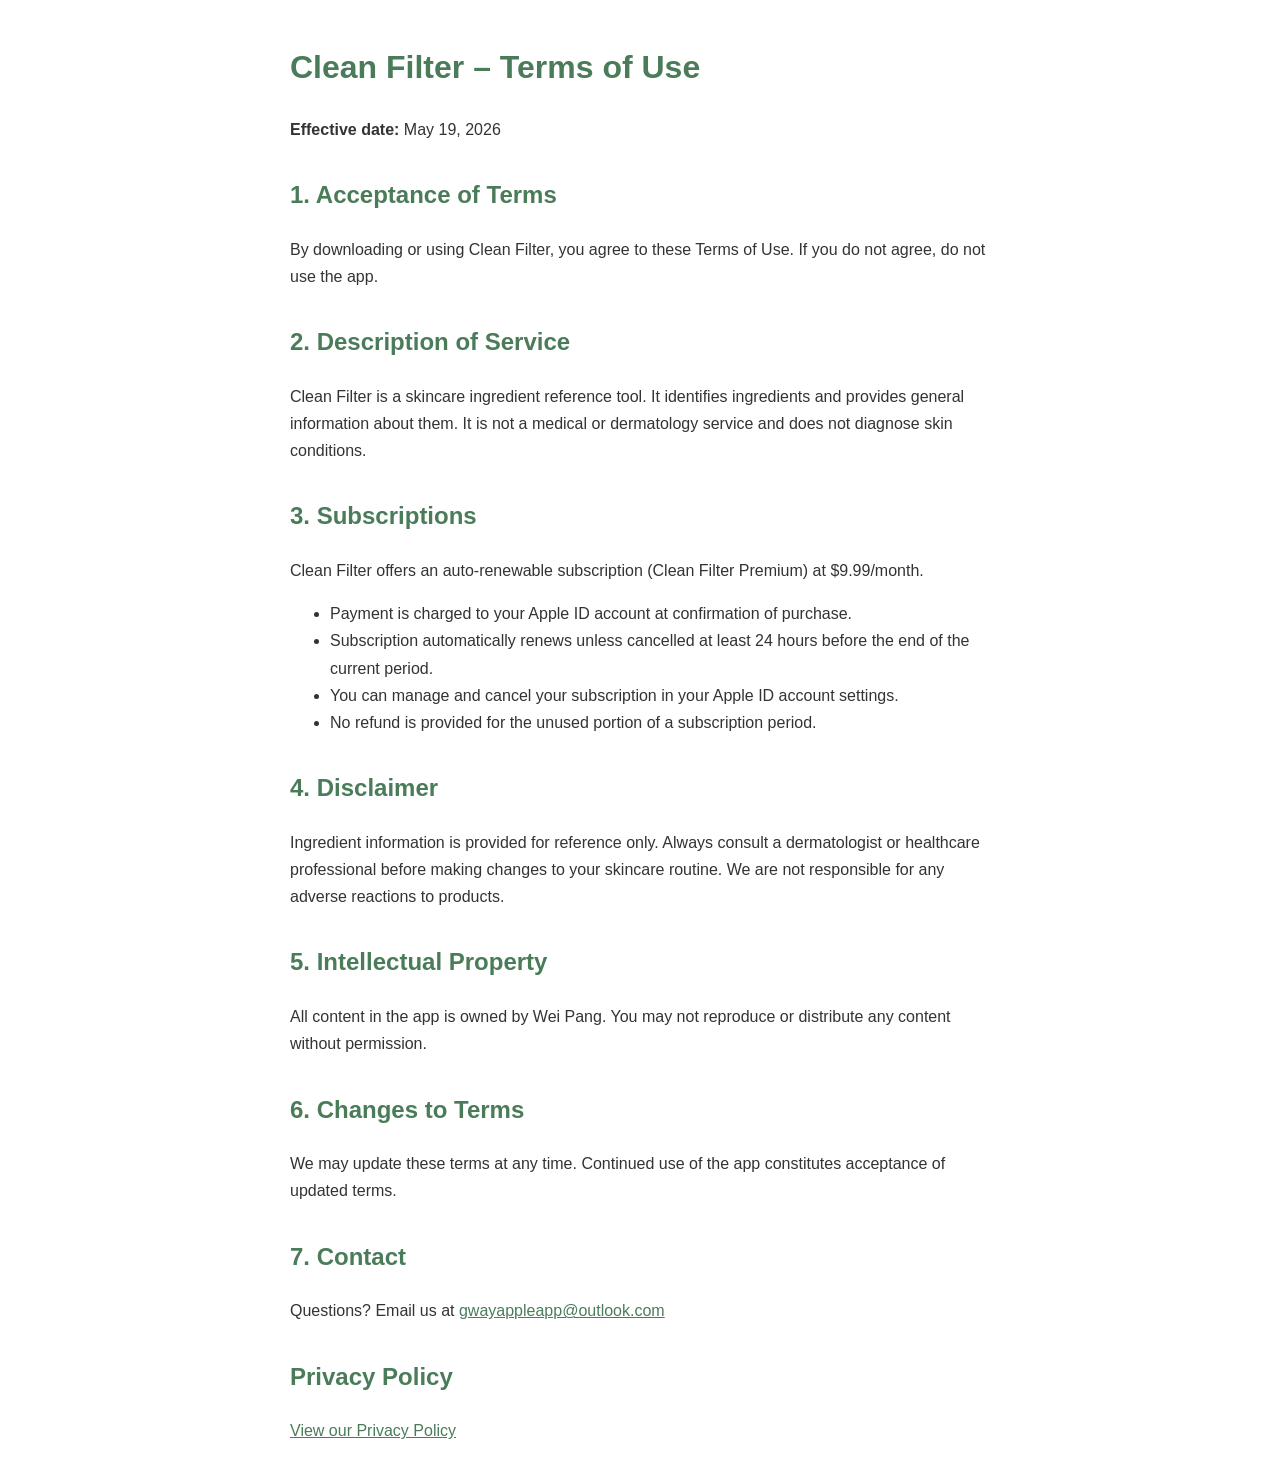
<file: terms.html>
<!DOCTYPE html>
<html lang="en">
<head>
  <meta charset="UTF-8">
  <meta name="viewport" content="width=device-width, initial-scale=1.0">
  <title>Clean Filter – Terms of Use</title>
  <style>
    body { font-family: -apple-system, sans-serif; max-width: 700px; margin: 40px auto; padding: 0 20px; color: #333; line-height: 1.7; }
    h1 { color: #4A7C59; }
    h2 { color: #4A7C59; margin-top: 32px; }
    a { color: #4A7C59; }
  </style>
</head>
<body>
  <h1>Clean Filter – Terms of Use</h1>
  <p><strong>Effective date:</strong> May 19, 2026</p>

  <h2>1. Acceptance of Terms</h2>
  <p>By downloading or using Clean Filter, you agree to these Terms of Use. If you do not agree, do not use the app.</p>

  <h2>2. Description of Service</h2>
  <p>Clean Filter is a skincare ingredient reference tool. It identifies ingredients and provides general information about them. It is not a medical or dermatology service and does not diagnose skin conditions.</p>

  <h2>3. Subscriptions</h2>
  <p>Clean Filter offers an auto-renewable subscription (Clean Filter Premium) at $9.99/month.</p>
  <ul>
    <li>Payment is charged to your Apple ID account at confirmation of purchase.</li>
    <li>Subscription automatically renews unless cancelled at least 24 hours before the end of the current period.</li>
    <li>You can manage and cancel your subscription in your Apple ID account settings.</li>
    <li>No refund is provided for the unused portion of a subscription period.</li>
  </ul>

  <h2>4. Disclaimer</h2>
  <p>Ingredient information is provided for reference only. Always consult a dermatologist or healthcare professional before making changes to your skincare routine. We are not responsible for any adverse reactions to products.</p>

  <h2>5. Intellectual Property</h2>
  <p>All content in the app is owned by Wei Pang. You may not reproduce or distribute any content without permission.</p>

  <h2>6. Changes to Terms</h2>
  <p>We may update these terms at any time. Continued use of the app constitutes acceptance of updated terms.</p>

  <h2>7. Contact</h2>
  <p>Questions? Email us at <a href="mailto:gwayappleapp@outlook.com">gwayappleapp@outlook.com</a></p>

  <h2>Privacy Policy</h2>
  <p><a href="cleanfilter-privacy.html">View our Privacy Policy</a></p>
</body>
</html>
</file>
<file: style.css>
body{font-family:-apple-system,BlinkMacSystemFont,"Helvetica Neue",Arial,sans-serif;max-width:720px;margin:0 auto;padding:32px 20px;color:#1d1d1f;line-height:1.6}
h1{font-size:28px;margin-bottom:4px}h2{font-size:20px;margin-top:32px;border-bottom:1px solid #e5e5e7;padding-bottom:6px}
.sub{color:#6e6e73;margin-top:0}a{color:#0066cc}.box{background:#f5f5f7;border-radius:12px;padding:16px 20px}footer{margin-top:48px;color:#86868b;font-size:13px}
</file>
